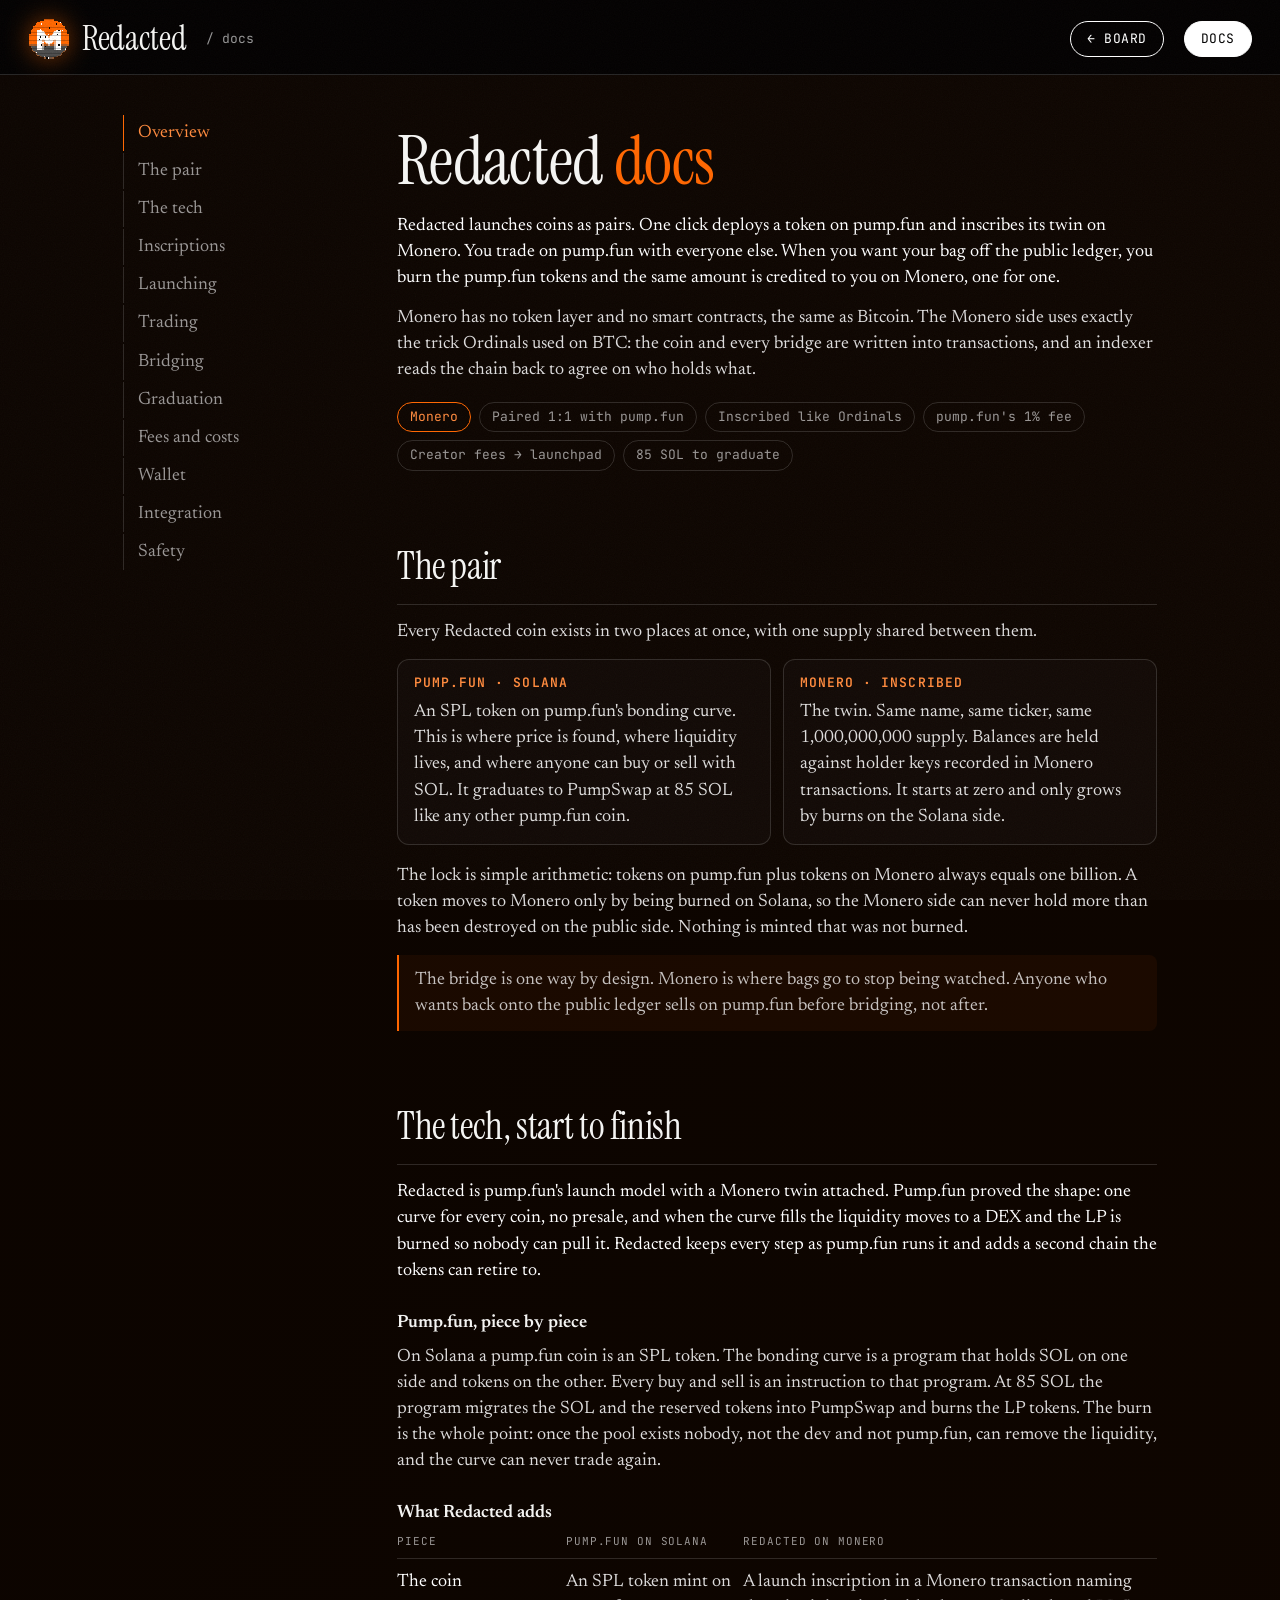
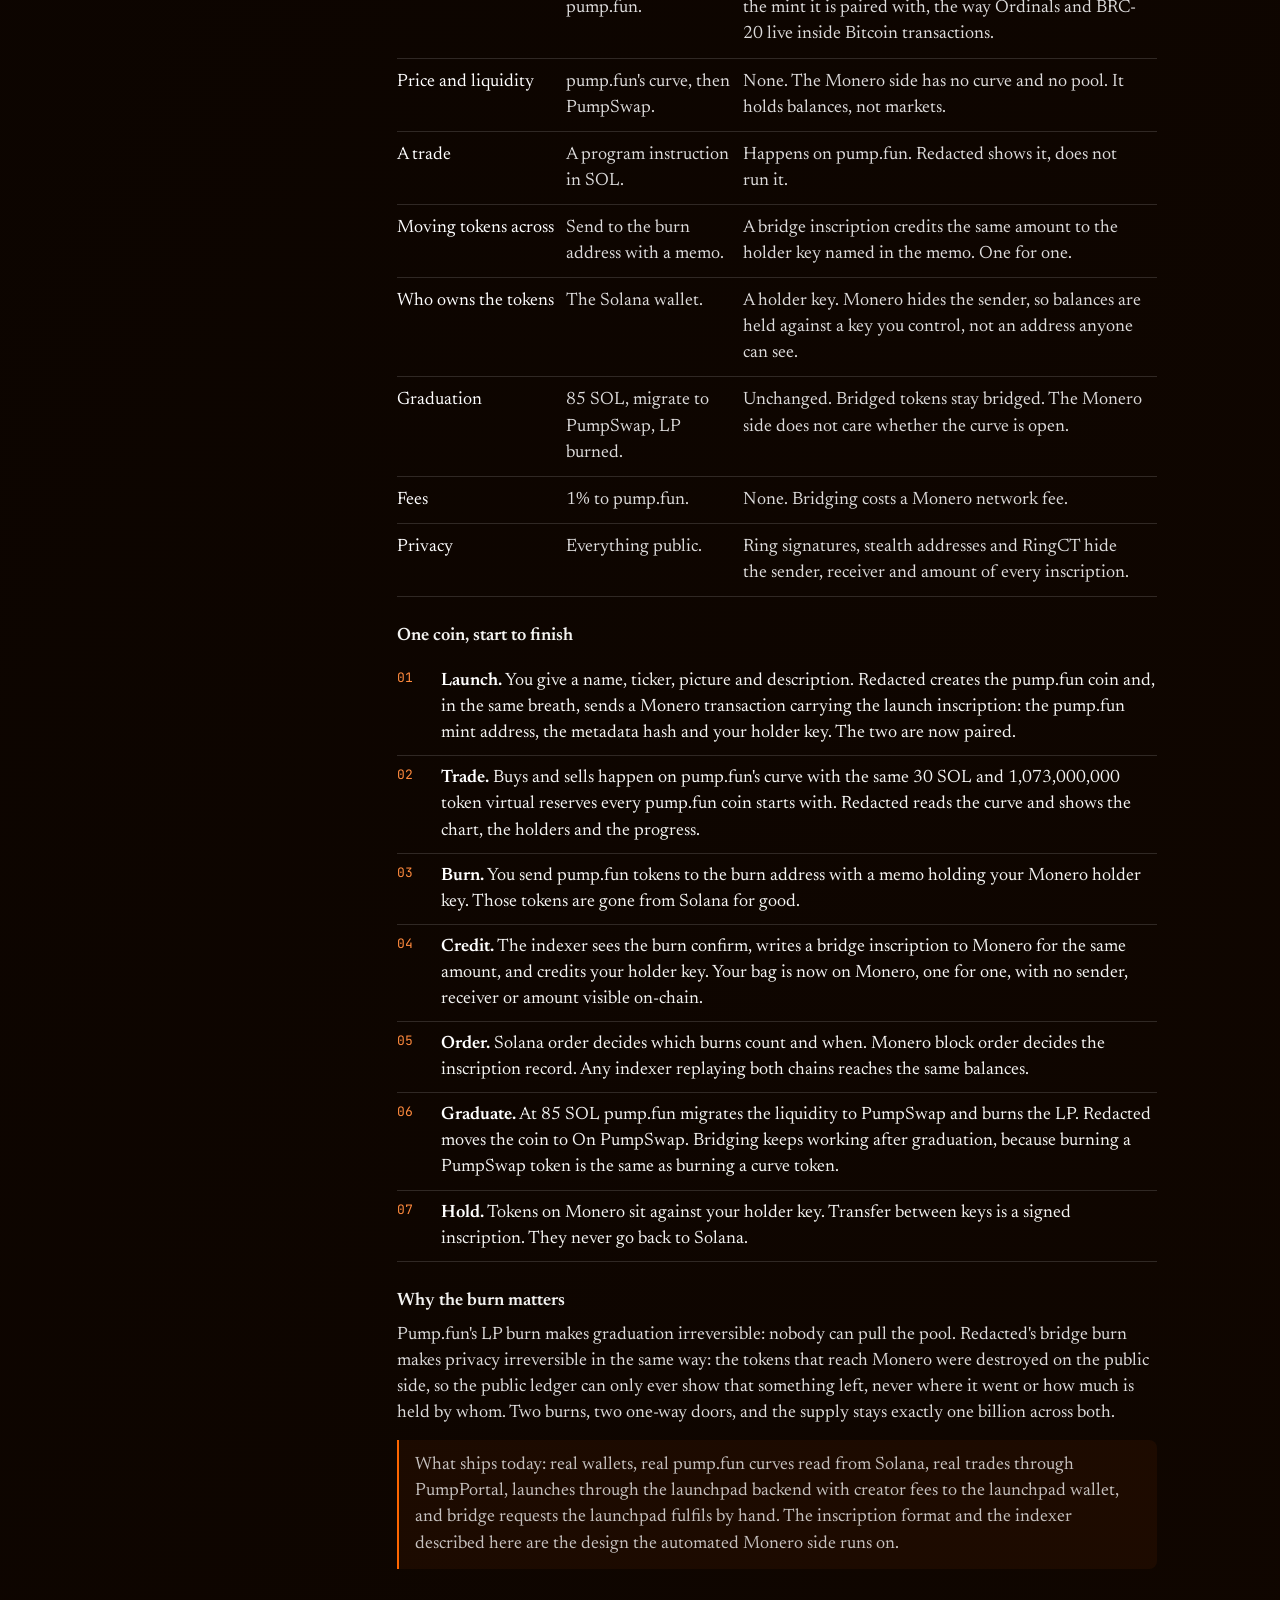
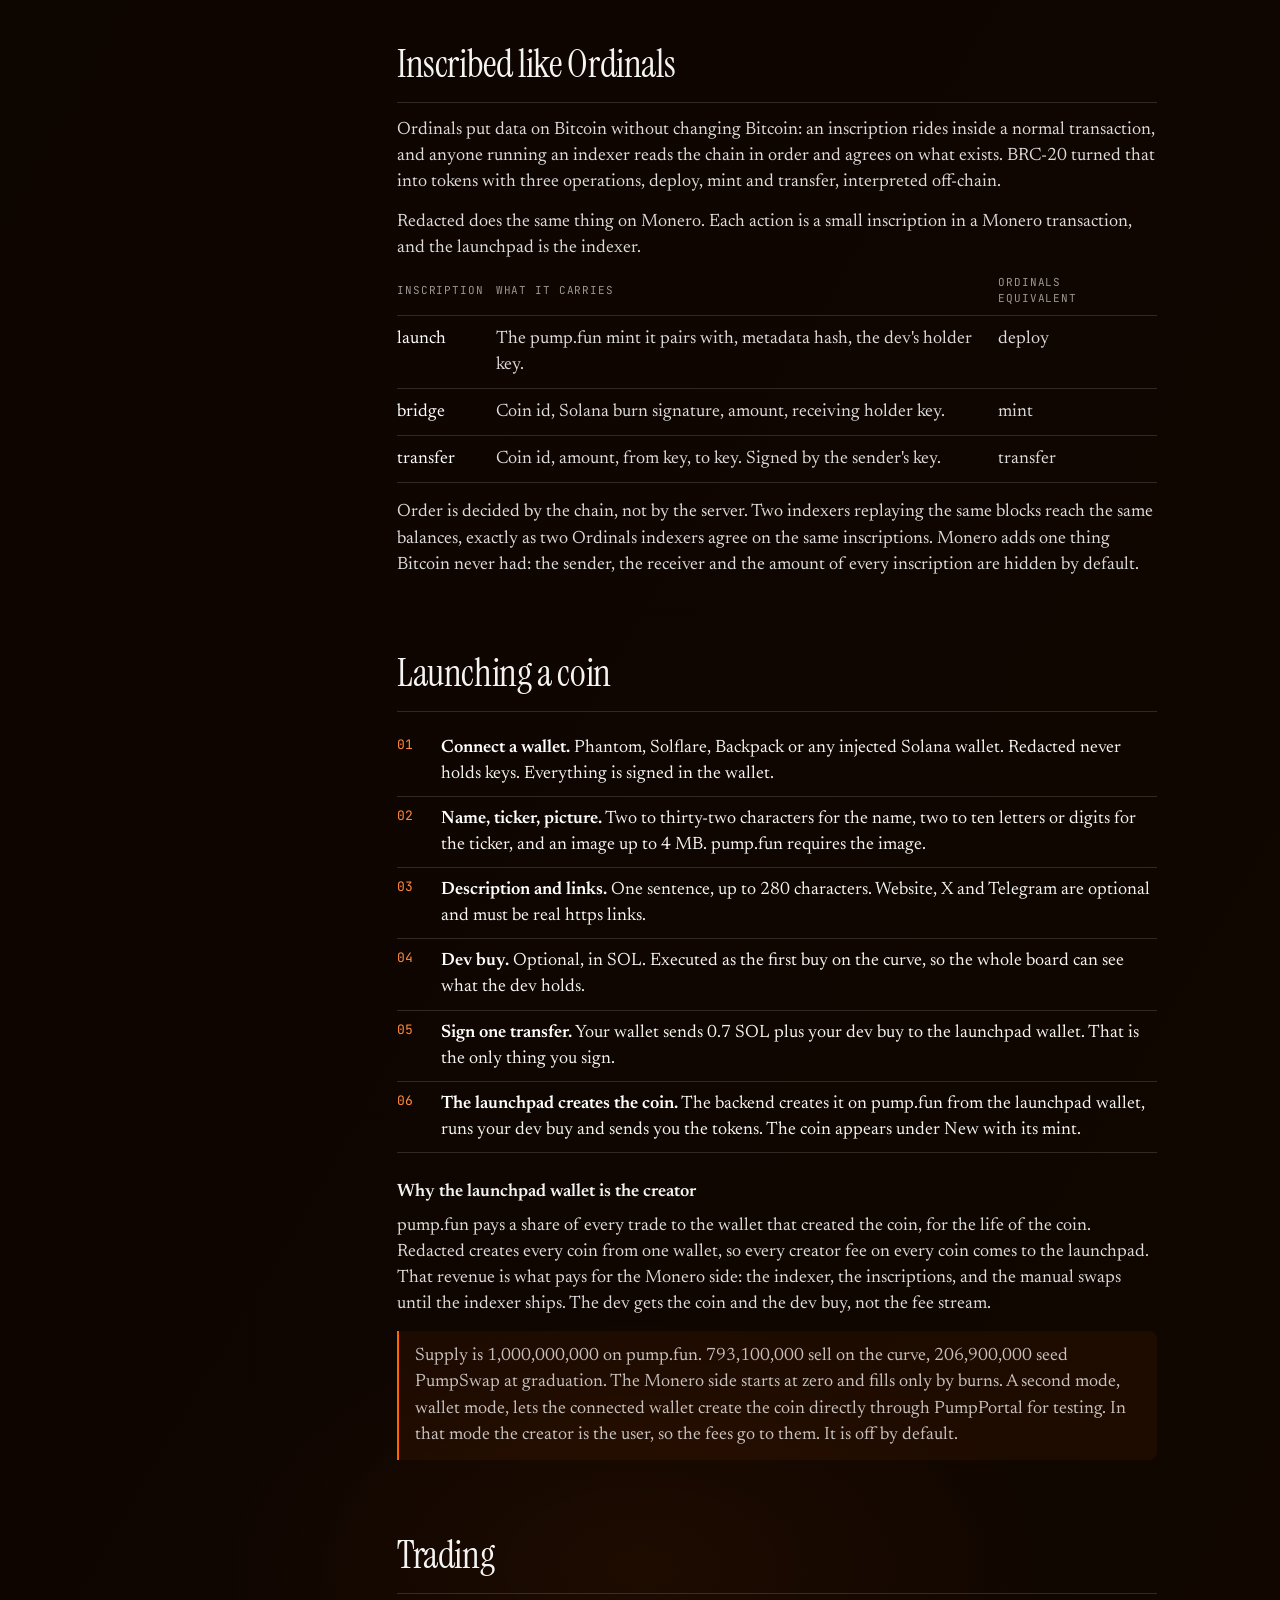
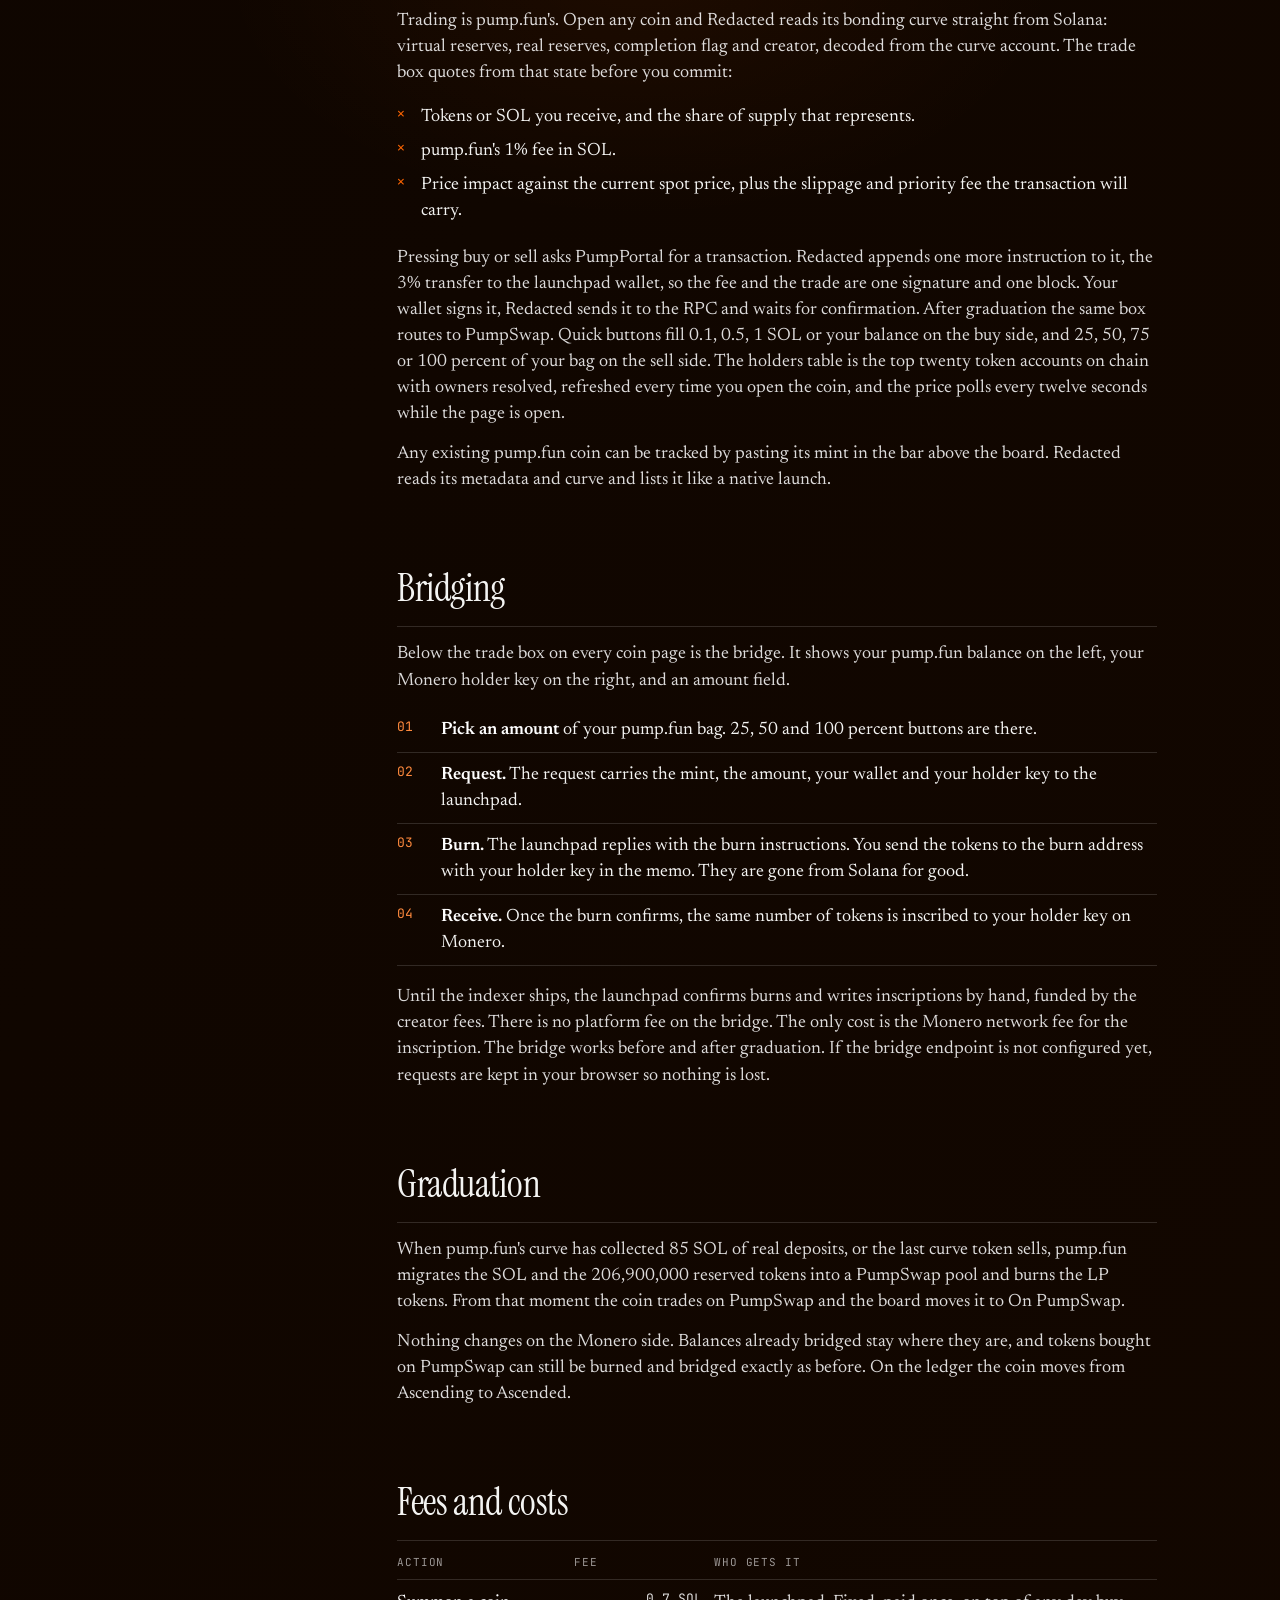
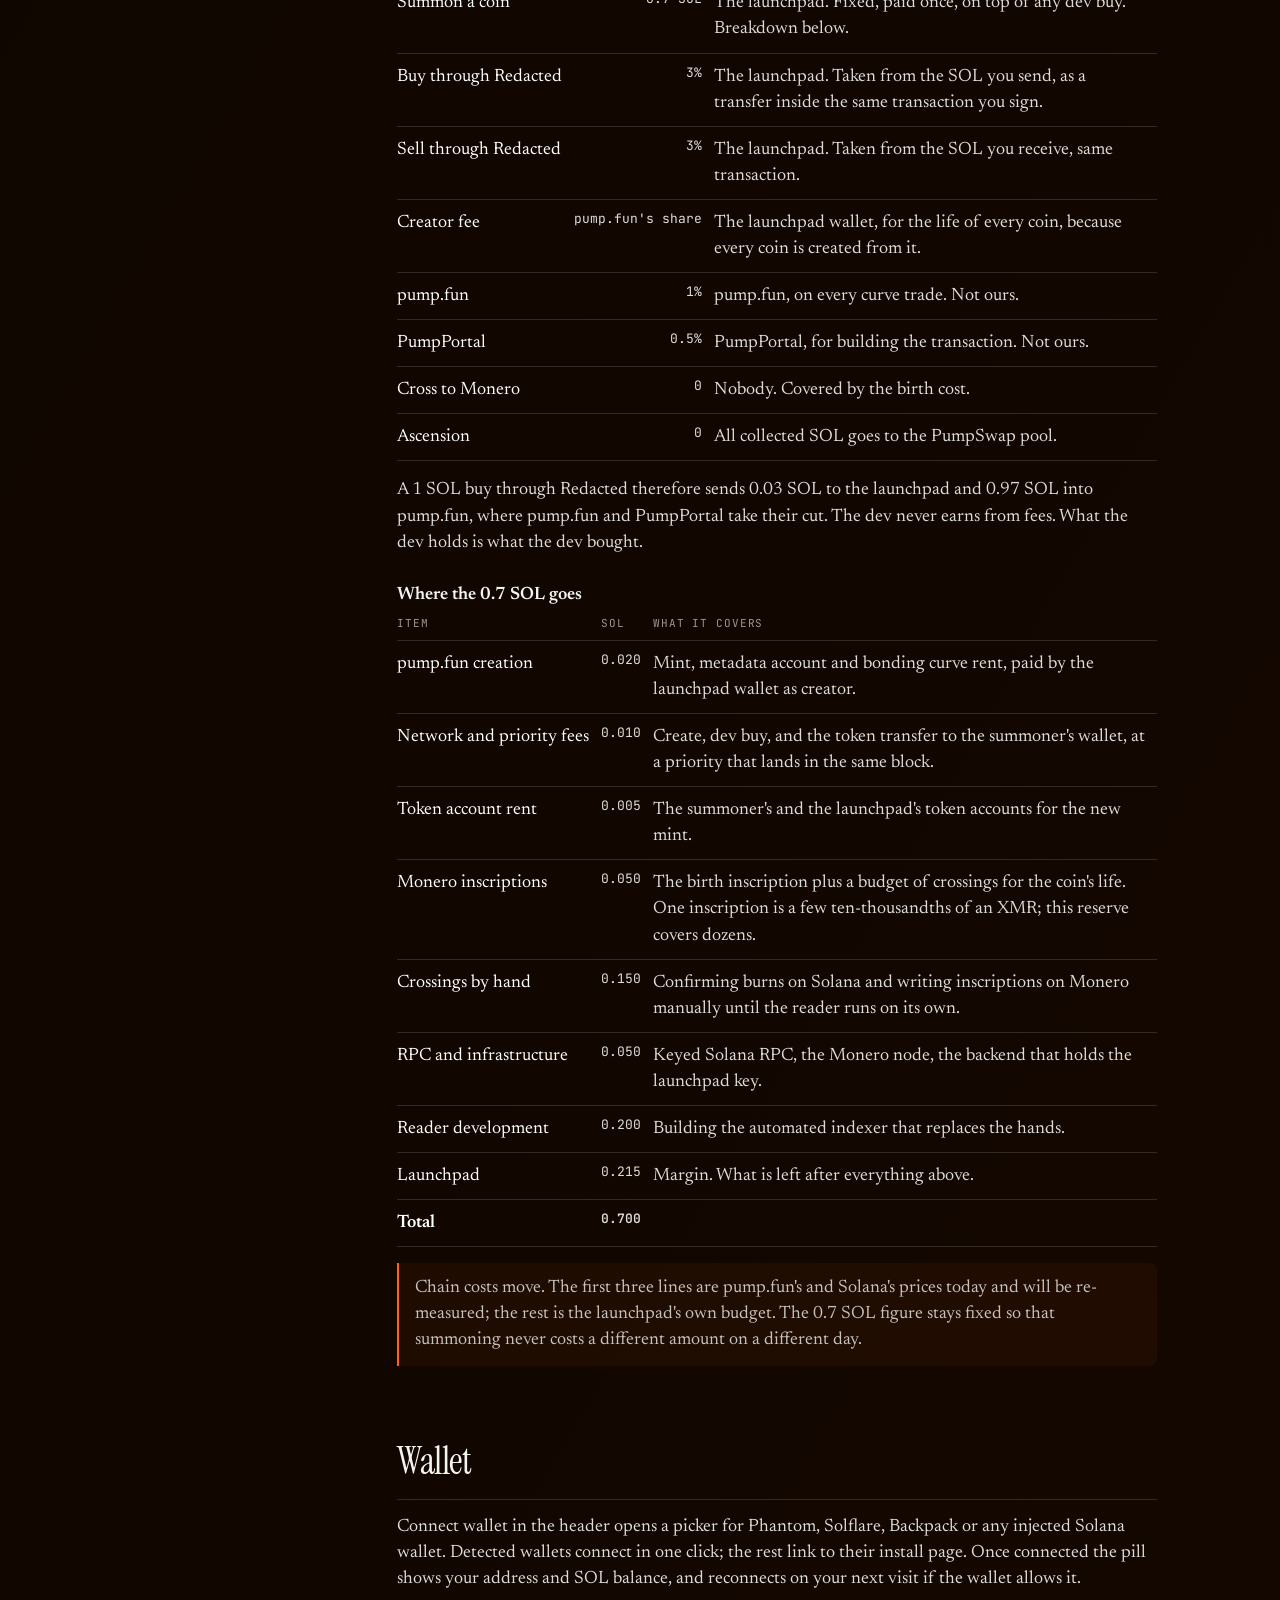
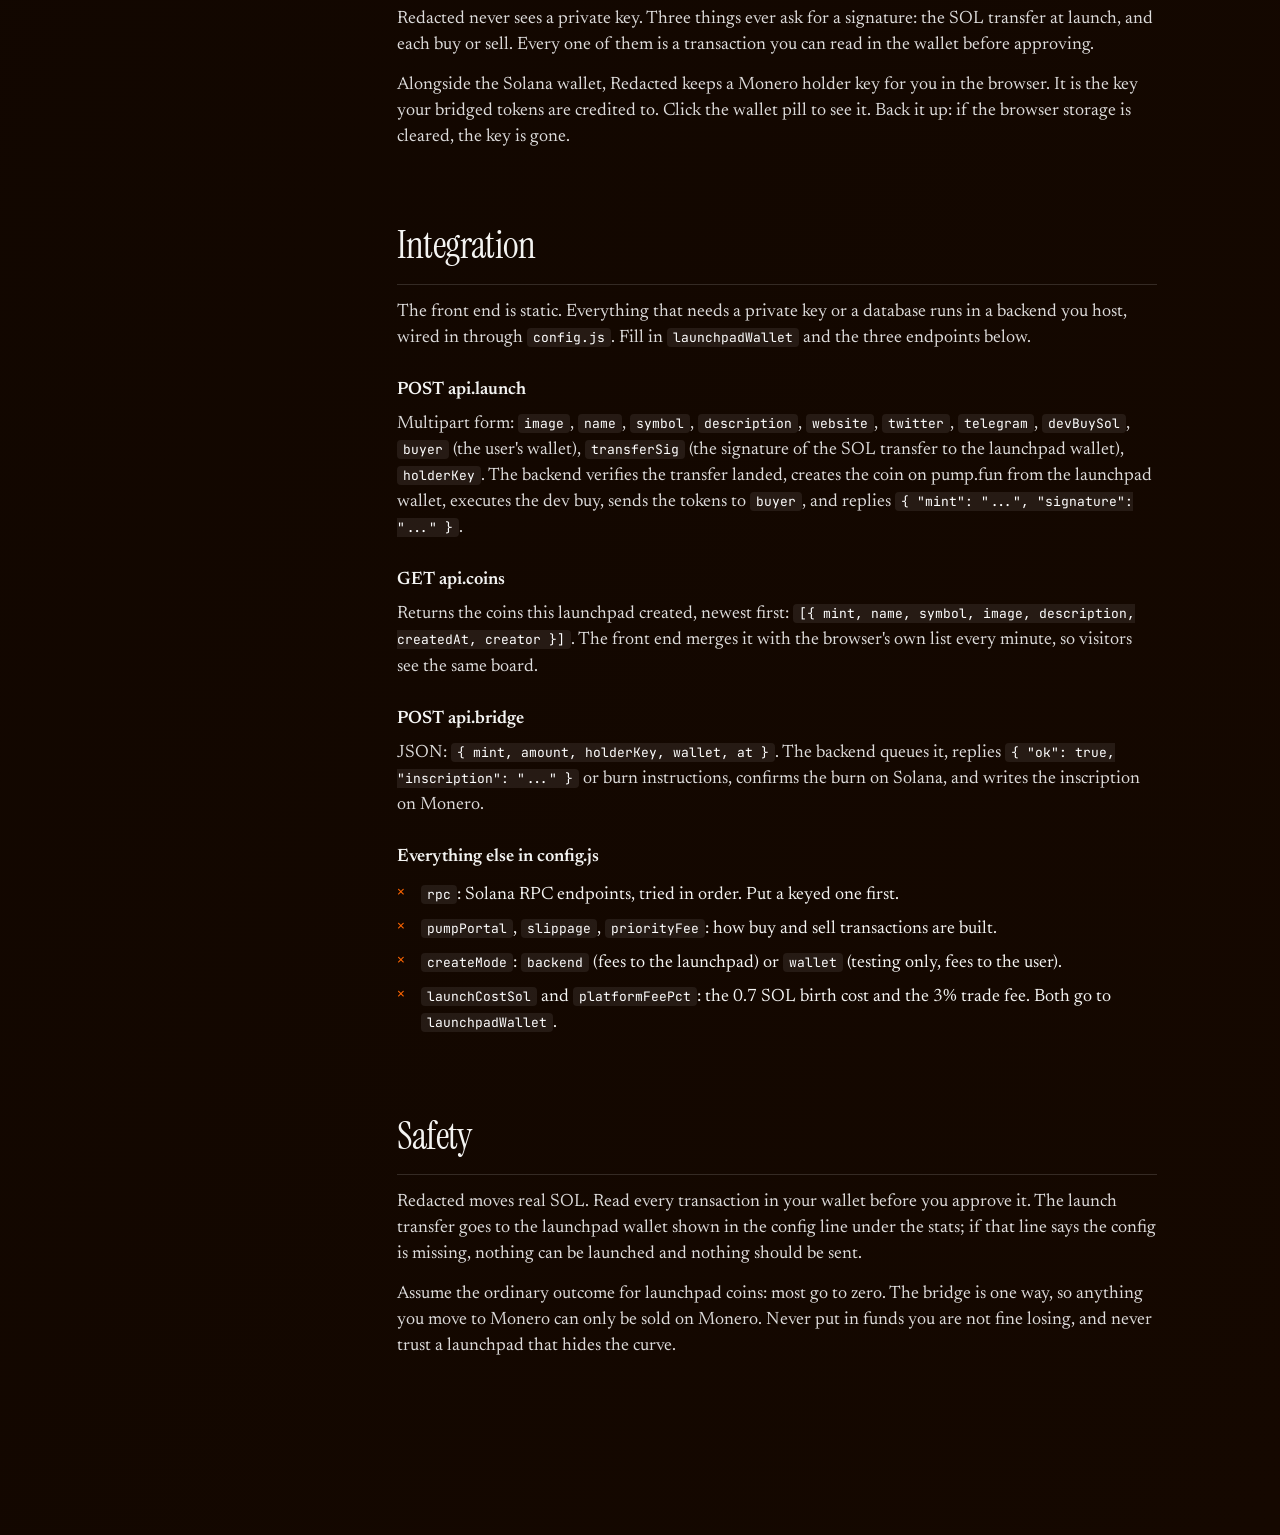
<file: docs.html>
<!doctype html>
<html lang="en">
<head>
  <meta charset="utf-8" />
  <meta name="viewport" content="width=device-width, initial-scale=1" />
  <title>Redacted Docs</title>
  <meta name="description" content="Redacted documentation: how a coin launches as a pair, trades on pump.fun, and is burned there to arrive on Monero one for one, inscribed like Ordinals on Bitcoin." />
  <meta property="og:title" content="Redacted Docs" />
  <meta property="og:description" content="Launch on Monero, trade on pump.fun, bridge one for one. How the pair works, start to finish." />
  <meta property="og:type" content="website" />
  <meta property="og:image" content="og.png" />
  <meta name="twitter:card" content="summary_large_image" />
  <meta name="twitter:image" content="og.png" />
  <meta name="theme-color" content="#ff6600" />
  <link rel="icon" href="mark.svg" type="image/svg+xml" />
  <link rel="preconnect" href="https://fonts.googleapis.com" />
  <link rel="preconnect" href="https://fonts.gstatic.com" crossorigin />
  <link href="https://fonts.googleapis.com/css2?family=Instrument+Serif:ital@0;1&family=Newsreader:ital,opsz,wght@0,6..72,300..700;1,6..72,300..700&family=JetBrains+Mono:wght@400;600&display=swap" rel="stylesheet" />
  <link rel="stylesheet" href="styles.css" />
</head>
<body class="docs-page">
  <div class="grain" aria-hidden="true"></div>

  <header class="top">
    <a class="brand" href="index.html" aria-label="Redacted home">
      <img src="mark.svg" alt="" class="brand-logo" />
      <span class="brand-name">Redacted</span>
    </a>
    <span class="docs-crumb">/ docs</span>
    <a class="docs-btn" href="index.html" style="margin-left:auto">← Board</a>
    <a class="docs-btn active" href="docs.html">Docs</a>
  </header>

  <div class="docs">
    <nav class="docs-nav" aria-label="Docs sections">
      <a href="#overview">Overview</a>
      <a href="#pair">The pair</a>
      <a href="#tech">The tech</a>
      <a href="#inscriptions">Inscriptions</a>
      <a href="#launch">Launching</a>
      <a href="#trading">Trading</a>
      <a href="#bridge">Bridging</a>
      <a href="#graduation">Graduation</a>
      <a href="#fees">Fees and costs</a>
      <a href="#wallet">Wallet</a>
      <a href="#integration">Integration</a>
      <a href="#safety">Safety</a>
    </nav>

    <article class="docs-body">
      <section id="overview">
        <h1>Redacted <em>docs</em></h1>
        <p class="docs-lede">Redacted launches coins as pairs. One click deploys a token on pump.fun and inscribes its twin on Monero. You trade on pump.fun with everyone else. When you want your bag off the public ledger, you burn the pump.fun tokens and the same amount is credited to you on Monero, one for one.</p>
        <p>Monero has no token layer and no smart contracts, the same as Bitcoin. The Monero side uses exactly the trick Ordinals used on BTC: the coin and every bridge are written into transactions, and an indexer reads the chain back to agree on who holds what.</p>
        <ul class="docs-pills"><li class="on">Monero</li><li>Paired 1:1 with pump.fun</li><li>Inscribed like Ordinals</li><li>pump.fun's 1% fee</li><li>Creator fees → launchpad</li><li>85 SOL to graduate</li></ul>
      </section>

      <section id="pair">
        <h2>The pair</h2>
        <p>Every Redacted coin exists in two places at once, with one supply shared between them.</p>
        <div class="docs-grid">
          <div><h4>pump.fun · Solana</h4><p>An SPL token on pump.fun's bonding curve. This is where price is found, where liquidity lives, and where anyone can buy or sell with SOL. It graduates to PumpSwap at 85 SOL like any other pump.fun coin.</p></div>
          <div><h4>Monero · inscribed</h4><p>The twin. Same name, same ticker, same 1,000,000,000 supply. Balances are held against holder keys recorded in Monero transactions. It starts at zero and only grows by burns on the Solana side.</p></div>
        </div>
        <p>The lock is simple arithmetic: tokens on pump.fun plus tokens on Monero always equals one billion. A token moves to Monero only by being burned on Solana, so the Monero side can never hold more than has been destroyed on the public side. Nothing is minted that was not burned.</p>
        <p class="docs-note">The bridge is one way by design. Monero is where bags go to stop being watched. Anyone who wants back onto the public ledger sells on pump.fun before bridging, not after.</p>
      </section>

      <section id="tech">
        <h2>The tech, start to finish</h2>
        <p class="docs-lede">Redacted is pump.fun's launch model with a Monero twin attached. Pump.fun proved the shape: one curve for every coin, no presale, and when the curve fills the liquidity moves to a DEX and the LP is burned so nobody can pull it. Redacted keeps every step as pump.fun runs it and adds a second chain the tokens can retire to.</p>

        <h3>Pump.fun, piece by piece</h3>
        <p>On Solana a pump.fun coin is an SPL token. The bonding curve is a program that holds SOL on one side and tokens on the other. Every buy and sell is an instruction to that program. At 85 SOL the program migrates the SOL and the reserved tokens into PumpSwap and burns the LP tokens. The burn is the whole point: once the pool exists nobody, not the dev and not pump.fun, can remove the liquidity, and the curve can never trade again.</p>

        <h3>What Redacted adds</h3>
        <table class="docs-table">
          <thead><tr><th>Piece</th><th>pump.fun on Solana</th><th>Redacted on Monero</th></tr></thead>
          <tbody>
            <tr><td>The coin</td><td>An SPL token mint on pump.fun.</td><td>A launch inscription in a Monero transaction naming the mint it is paired with, the way Ordinals and BRC-20 live inside Bitcoin transactions.</td></tr>
            <tr><td>Price and liquidity</td><td>pump.fun's curve, then PumpSwap.</td><td>None. The Monero side has no curve and no pool. It holds balances, not markets.</td></tr>
            <tr><td>A trade</td><td>A program instruction in SOL.</td><td>Happens on pump.fun. Redacted shows it, does not run it.</td></tr>
            <tr><td>Moving tokens across</td><td>Send to the burn address with a memo.</td><td>A bridge inscription credits the same amount to the holder key named in the memo. One for one.</td></tr>
            <tr><td>Who owns the tokens</td><td>The Solana wallet.</td><td>A holder key. Monero hides the sender, so balances are held against a key you control, not an address anyone can see.</td></tr>
            <tr><td>Graduation</td><td>85 SOL, migrate to PumpSwap, LP burned.</td><td>Unchanged. Bridged tokens stay bridged. The Monero side does not care whether the curve is open.</td></tr>
            <tr><td>Fees</td><td>1% to pump.fun.</td><td>None. Bridging costs a Monero network fee.</td></tr>
            <tr><td>Privacy</td><td>Everything public.</td><td>Ring signatures, stealth addresses and RingCT hide the sender, receiver and amount of every inscription.</td></tr>
          </tbody>
        </table>

        <h3>One coin, start to finish</h3>
        <ol class="docs-steps">
          <li><b>Launch.</b> You give a name, ticker, picture and description. Redacted creates the pump.fun coin and, in the same breath, sends a Monero transaction carrying the launch inscription: the pump.fun mint address, the metadata hash and your holder key. The two are now paired.</li>
          <li><b>Trade.</b> Buys and sells happen on pump.fun's curve with the same 30 SOL and 1,073,000,000 token virtual reserves every pump.fun coin starts with. Redacted reads the curve and shows the chart, the holders and the progress.</li>
          <li><b>Burn.</b> You send pump.fun tokens to the burn address with a memo holding your Monero holder key. Those tokens are gone from Solana for good.</li>
          <li><b>Credit.</b> The indexer sees the burn confirm, writes a bridge inscription to Monero for the same amount, and credits your holder key. Your bag is now on Monero, one for one, with no sender, receiver or amount visible on-chain.</li>
          <li><b>Order.</b> Solana order decides which burns count and when. Monero block order decides the inscription record. Any indexer replaying both chains reaches the same balances.</li>
          <li><b>Graduate.</b> At 85 SOL pump.fun migrates the liquidity to PumpSwap and burns the LP. Redacted moves the coin to On PumpSwap. Bridging keeps working after graduation, because burning a PumpSwap token is the same as burning a curve token.</li>
          <li><b>Hold.</b> Tokens on Monero sit against your holder key. Transfer between keys is a signed inscription. They never go back to Solana.</li>
        </ol>

        <h3>Why the burn matters</h3>
        <p>Pump.fun's LP burn makes graduation irreversible: nobody can pull the pool. Redacted's bridge burn makes privacy irreversible in the same way: the tokens that reach Monero were destroyed on the public side, so the public ledger can only ever show that something left, never where it went or how much is held by whom. Two burns, two one-way doors, and the supply stays exactly one billion across both.</p>

        <p class="docs-note">What ships today: real wallets, real pump.fun curves read from Solana, real trades through PumpPortal, launches through the launchpad backend with creator fees to the launchpad wallet, and bridge requests the launchpad fulfils by hand. The inscription format and the indexer described here are the design the automated Monero side runs on.</p>
      </section>

      <section id="inscriptions">
        <h2>Inscribed like Ordinals</h2>
        <p>Ordinals put data on Bitcoin without changing Bitcoin: an inscription rides inside a normal transaction, and anyone running an indexer reads the chain in order and agrees on what exists. BRC-20 turned that into tokens with three operations, deploy, mint and transfer, interpreted off-chain.</p>
        <p>Redacted does the same thing on Monero. Each action is a small inscription in a Monero transaction, and the launchpad is the indexer.</p>
        <table class="docs-table">
          <thead><tr><th>Inscription</th><th>What it carries</th><th>Ordinals equivalent</th></tr></thead>
          <tbody>
            <tr><td>launch</td><td>The pump.fun mint it pairs with, metadata hash, the dev's holder key.</td><td>deploy</td></tr>
            <tr><td>bridge</td><td>Coin id, Solana burn signature, amount, receiving holder key.</td><td>mint</td></tr>
            <tr><td>transfer</td><td>Coin id, amount, from key, to key. Signed by the sender's key.</td><td>transfer</td></tr>
          </tbody>
        </table>
        <p>Order is decided by the chain, not by the server. Two indexers replaying the same blocks reach the same balances, exactly as two Ordinals indexers agree on the same inscriptions. Monero adds one thing Bitcoin never had: the sender, the receiver and the amount of every inscription are hidden by default.</p>
      </section>

      <section id="launch">
        <h2>Launching a coin</h2>
        <ol class="docs-steps">
          <li><b>Connect a wallet.</b> Phantom, Solflare, Backpack or any injected Solana wallet. Redacted never holds keys. Everything is signed in the wallet.</li>
          <li><b>Name, ticker, picture.</b> Two to thirty-two characters for the name, two to ten letters or digits for the ticker, and an image up to 4 MB. pump.fun requires the image.</li>
          <li><b>Description and links.</b> One sentence, up to 280 characters. Website, X and Telegram are optional and must be real https links.</li>
          <li><b>Dev buy.</b> Optional, in SOL. Executed as the first buy on the curve, so the whole board can see what the dev holds.</li>
          <li><b>Sign one transfer.</b> Your wallet sends 0.7 SOL plus your dev buy to the launchpad wallet. That is the only thing you sign.</li>
          <li><b>The launchpad creates the coin.</b> The backend creates it on pump.fun from the launchpad wallet, runs your dev buy and sends you the tokens. The coin appears under New with its mint.</li>
        </ol>
        <h3>Why the launchpad wallet is the creator</h3>
        <p>pump.fun pays a share of every trade to the wallet that created the coin, for the life of the coin. Redacted creates every coin from one wallet, so every creator fee on every coin comes to the launchpad. That revenue is what pays for the Monero side: the indexer, the inscriptions, and the manual swaps until the indexer ships. The dev gets the coin and the dev buy, not the fee stream.</p>
        <p class="docs-note">Supply is 1,000,000,000 on pump.fun. 793,100,000 sell on the curve, 206,900,000 seed PumpSwap at graduation. The Monero side starts at zero and fills only by burns. A second mode, wallet mode, lets the connected wallet create the coin directly through PumpPortal for testing. In that mode the creator is the user, so the fees go to them. It is off by default.</p>
      </section>

      <section id="trading">
        <h2>Trading</h2>
        <p>Trading is pump.fun's. Open any coin and Redacted reads its bonding curve straight from Solana: virtual reserves, real reserves, completion flag and creator, decoded from the curve account. The trade box quotes from that state before you commit:</p>
        <ul class="docs-list">
          <li>Tokens or SOL you receive, and the share of supply that represents.</li>
          <li>pump.fun's 1% fee in SOL.</li>
          <li>Price impact against the current spot price, plus the slippage and priority fee the transaction will carry.</li>
        </ul>
        <p>Pressing buy or sell asks PumpPortal for a transaction. Redacted appends one more instruction to it, the 3% transfer to the launchpad wallet, so the fee and the trade are one signature and one block. Your wallet signs it, Redacted sends it to the RPC and waits for confirmation. After graduation the same box routes to PumpSwap. Quick buttons fill 0.1, 0.5, 1 SOL or your balance on the buy side, and 25, 50, 75 or 100 percent of your bag on the sell side. The holders table is the top twenty token accounts on chain with owners resolved, refreshed every time you open the coin, and the price polls every twelve seconds while the page is open.</p>
        <p>Any existing pump.fun coin can be tracked by pasting its mint in the bar above the board. Redacted reads its metadata and curve and lists it like a native launch.</p>
      </section>

      <section id="bridge">
        <h2>Bridging</h2>
        <p>Below the trade box on every coin page is the bridge. It shows your pump.fun balance on the left, your Monero holder key on the right, and an amount field.</p>
        <ol class="docs-steps">
          <li><b>Pick an amount</b> of your pump.fun bag. 25, 50 and 100 percent buttons are there.</li>
          <li><b>Request.</b> The request carries the mint, the amount, your wallet and your holder key to the launchpad.</li>
          <li><b>Burn.</b> The launchpad replies with the burn instructions. You send the tokens to the burn address with your holder key in the memo. They are gone from Solana for good.</li>
          <li><b>Receive.</b> Once the burn confirms, the same number of tokens is inscribed to your holder key on Monero.</li>
        </ol>
        <p>Until the indexer ships, the launchpad confirms burns and writes inscriptions by hand, funded by the creator fees. There is no platform fee on the bridge. The only cost is the Monero network fee for the inscription. The bridge works before and after graduation. If the bridge endpoint is not configured yet, requests are kept in your browser so nothing is lost.</p>
      </section>

      <section id="graduation">
        <h2>Graduation</h2>
        <p>When pump.fun's curve has collected 85 SOL of real deposits, or the last curve token sells, pump.fun migrates the SOL and the 206,900,000 reserved tokens into a PumpSwap pool and burns the LP tokens. From that moment the coin trades on PumpSwap and the board moves it to On PumpSwap.</p>
        <p>Nothing changes on the Monero side. Balances already bridged stay where they are, and tokens bought on PumpSwap can still be burned and bridged exactly as before. On the ledger the coin moves from Ascending to Ascended.</p>
      </section>

      <section id="fees">
        <h2>Fees and costs</h2>
        <table class="docs-table">
          <thead><tr><th>Action</th><th>Fee</th><th>Who gets it</th></tr></thead>
          <tbody>
            <tr><td>Summon a coin</td><td class="num">0.7 SOL</td><td>The launchpad. Fixed, paid once, on top of any dev buy. Breakdown below.</td></tr>
            <tr><td>Buy through Redacted</td><td class="num">3%</td><td>The launchpad. Taken from the SOL you send, as a transfer inside the same transaction you sign.</td></tr>
            <tr><td>Sell through Redacted</td><td class="num">3%</td><td>The launchpad. Taken from the SOL you receive, same transaction.</td></tr>
            <tr><td>Creator fee</td><td class="num">pump.fun's share</td><td>The launchpad wallet, for the life of every coin, because every coin is created from it.</td></tr>
            <tr><td>pump.fun</td><td class="num">1%</td><td>pump.fun, on every curve trade. Not ours.</td></tr>
            <tr><td>PumpPortal</td><td class="num">0.5%</td><td>PumpPortal, for building the transaction. Not ours.</td></tr>
            <tr><td>Cross to Monero</td><td class="num">0</td><td>Nobody. Covered by the birth cost.</td></tr>
            <tr><td>Ascension</td><td class="num">0</td><td>All collected SOL goes to the PumpSwap pool.</td></tr>
          </tbody>
        </table>
        <p>A 1 SOL buy through Redacted therefore sends 0.03 SOL to the launchpad and 0.97 SOL into pump.fun, where pump.fun and PumpPortal take their cut. The dev never earns from fees. What the dev holds is what the dev bought.</p>

        <h3>Where the 0.7 SOL goes</h3>
        <table class="docs-table">
          <thead><tr><th>Item</th><th>SOL</th><th>What it covers</th></tr></thead>
          <tbody>
            <tr><td>pump.fun creation</td><td class="num">0.020</td><td>Mint, metadata account and bonding curve rent, paid by the launchpad wallet as creator.</td></tr>
            <tr><td>Network and priority fees</td><td class="num">0.010</td><td>Create, dev buy, and the token transfer to the summoner's wallet, at a priority that lands in the same block.</td></tr>
            <tr><td>Token account rent</td><td class="num">0.005</td><td>The summoner's and the launchpad's token accounts for the new mint.</td></tr>
            <tr><td>Monero inscriptions</td><td class="num">0.050</td><td>The birth inscription plus a budget of crossings for the coin's life. One inscription is a few ten-thousandths of an XMR; this reserve covers dozens.</td></tr>
            <tr><td>Crossings by hand</td><td class="num">0.150</td><td>Confirming burns on Solana and writing inscriptions on Monero manually until the reader runs on its own.</td></tr>
            <tr><td>RPC and infrastructure</td><td class="num">0.050</td><td>Keyed Solana RPC, the Monero node, the backend that holds the launchpad key.</td></tr>
            <tr><td>Reader development</td><td class="num">0.200</td><td>Building the automated indexer that replaces the hands.</td></tr>
            <tr><td>Launchpad</td><td class="num">0.215</td><td>Margin. What is left after everything above.</td></tr>
            <tr><td><b>Total</b></td><td class="num"><b>0.700</b></td><td></td></tr>
          </tbody>
        </table>
        <p class="docs-note">Chain costs move. The first three lines are pump.fun's and Solana's prices today and will be re-measured; the rest is the launchpad's own budget. The 0.7 SOL figure stays fixed so that summoning never costs a different amount on a different day.</p>
      </section>

      <section id="wallet">
        <h2>Wallet</h2>
        <p>Connect wallet in the header opens a picker for Phantom, Solflare, Backpack or any injected Solana wallet. Detected wallets connect in one click; the rest link to their install page. Once connected the pill shows your address and SOL balance, and reconnects on your next visit if the wallet allows it.</p>
        <p>Redacted never sees a private key. Three things ever ask for a signature: the SOL transfer at launch, and each buy or sell. Every one of them is a transaction you can read in the wallet before approving.</p>
        <p>Alongside the Solana wallet, Redacted keeps a Monero holder key for you in the browser. It is the key your bridged tokens are credited to. Click the wallet pill to see it. Back it up: if the browser storage is cleared, the key is gone.</p>
      </section>

      <section id="integration">
        <h2>Integration</h2>
        <p>The front end is static. Everything that needs a private key or a database runs in a backend you host, wired in through <code>config.js</code>. Fill in <code>launchpadWallet</code> and the three endpoints below.</p>
        <h3>POST api.launch</h3>
        <p>Multipart form: <code>image</code>, <code>name</code>, <code>symbol</code>, <code>description</code>, <code>website</code>, <code>twitter</code>, <code>telegram</code>, <code>devBuySol</code>, <code>buyer</code> (the user's wallet), <code>transferSig</code> (the signature of the SOL transfer to the launchpad wallet), <code>holderKey</code>. The backend verifies the transfer landed, creates the coin on pump.fun from the launchpad wallet, executes the dev buy, sends the tokens to <code>buyer</code>, and replies <code>{ "mint": "...", "signature": "..." }</code>.</p>
        <h3>GET api.coins</h3>
        <p>Returns the coins this launchpad created, newest first: <code>[{ mint, name, symbol, image, description, createdAt, creator }]</code>. The front end merges it with the browser's own list every minute, so visitors see the same board.</p>
        <h3>POST api.bridge</h3>
        <p>JSON: <code>{ mint, amount, holderKey, wallet, at }</code>. The backend queues it, replies <code>{ "ok": true, "inscription": "..." }</code> or burn instructions, confirms the burn on Solana, and writes the inscription on Monero.</p>
        <h3>Everything else in config.js</h3>
        <ul class="docs-list">
          <li><code>rpc</code>: Solana RPC endpoints, tried in order. Put a keyed one first.</li>
          <li><code>pumpPortal</code>, <code>slippage</code>, <code>priorityFee</code>: how buy and sell transactions are built.</li>
          <li><code>createMode</code>: <code>backend</code> (fees to the launchpad) or <code>wallet</code> (testing only, fees to the user).</li>
          <li><code>launchCostSol</code> and <code>platformFeePct</code>: the 0.7 SOL birth cost and the 3% trade fee. Both go to <code>launchpadWallet</code>.</li>
        </ul>
      </section>


      <section id="safety">
        <h2>Safety</h2>
        <p>Redacted moves real SOL. Read every transaction in your wallet before you approve it. The launch transfer goes to the launchpad wallet shown in the config line under the stats; if that line says the config is missing, nothing can be launched and nothing should be sent.</p>
        <p>Assume the ordinary outcome for launchpad coins: most go to zero. The bridge is one way, so anything you move to Monero can only be sold on Monero. Never put in funds you are not fine losing, and never trust a launchpad that hides the curve.</p>
      </section>
    </article>
  </div>

  <script src="mark.js"></script>
  <script src="glitch.js"></script>
  <script>
    (() => {
      const links = [...document.querySelectorAll(".docs-nav a")];
      const secs = links.map((a) => document.querySelector(a.getAttribute("href")));
      const io = new IntersectionObserver((es) => {
        es.forEach((e) => { if (e.isIntersecting) { const id = "#" + e.target.id; links.forEach((a) => a.classList.toggle("active", a.getAttribute("href") === id)); } });
      }, { rootMargin: "-20% 0px -70% 0px" });
      secs.forEach((s) => s && io.observe(s));
    })();
  </script>
</body>
</html>
</file>
<file: styles.css>
:root {
  --bg: #000000;
  --bg2: #0a0705;
  --ink: #f4f4f2;
  --ink-soft: rgba(255, 255, 255, .58);
  --rule: rgba(255, 255, 255, .14);
  --card: #0a0a0a;
  --card-2: #111111;
  --card-line: rgba(255, 255, 255, .09);
  --txt: #e9e4df;
  --dim: #8f8a85;
  --xmr: #ff6600;
  --xmr-2: #ff8a3d;
  --xmr-soft: rgba(255, 102, 0, .16);
  --grey: #4c4c4c;
  --up: #39d98a;
  --down: #ff4d4d;
  --serif: "Newsreader", Georgia, serif;
  --display: "Instrument Serif", "Newsreader", Georgia, serif;
  --mono: "JetBrains Mono", ui-monospace, Menlo, monospace;
  --pad: clamp(16px, 2.2vw, 32px);
  --text: 18px;   /* every line of prose, inputs, tables, lists */
  --ui: 13px;     /* mono values, buttons, terminal text */
  --label: 11px;  /* mono labels, badges, hints */
}

* { box-sizing: border-box; }
html, body { margin: 0; height: 100%; max-width: 100%; }

body {
  font-family: var(--serif);
  color: var(--ink);
  background:
    radial-gradient(1100px 620px at 88% -12%, rgba(255,102,0,.42), rgba(255,102,0,.10) 45%, transparent 68%),
    radial-gradient(820px 480px at 6% 112%, rgba(255,102,0,.26), transparent 62%),
    radial-gradient(600px 360px at 50% 50%, rgba(255,102,0,.06), transparent 70%),
    linear-gradient(120deg, #0b0400, #1a0a00, #0b0400);
  background-size: 100% 100%, 100% 100%, 100% 100%, 300% 300%;
  animation: drift 24s ease-in-out infinite;
  display: flex;
  flex-direction: column;
  overflow: hidden;
  font-size: var(--text);
  line-height: 1.45;
}
@keyframes drift { 0%,100% { background-position: 0% 50%; } 50% { background-position: 100% 50%; } }

.grain {
  position: fixed; inset: 0; pointer-events: none; z-index: 50; opacity: .035; background-size: 160px 160px;
  background-image: url("data:image/svg+xml,%3Csvg xmlns='http://www.w3.org/2000/svg' width='160' height='160'%3E%3Cfilter id='n'%3E%3CfeTurbulence type='fractalNoise' baseFrequency='.85' numOctaves='3' stitchTiles='stitch'/%3E%3C/filter%3E%3Crect width='100%25' height='100%25' filter='url(%23n)'/%3E%3C/svg%3E");
  animation: grain 1.2s steps(6) infinite;
  mix-blend-mode: screen;
}
@keyframes grain { 0%{background-position:0 0} 25%{background-position:-23px 17px} 50%{background-position:15px -29px} 75%{background-position:-9px 31px} 100%{background-position:0 0} }

a { color: inherit; }
h2 { font-family: var(--serif); font-weight: 500; font-size: 22px; margin: 0; letter-spacing: -.01em; }
b { font-weight: 600; }

/* ---------- header ---------- */
.top { display: flex; align-items: center; gap: 20px; padding: 18px var(--pad) 10px; min-width: 0; }
.brand { display: flex; align-items: center; gap: 12px; text-decoration: none; min-width: 0; flex-shrink: 1; }
.brand-logo {
  width: 42px; height: 42px; object-fit: contain; flex: none;
  filter: drop-shadow(0 0 12px rgba(255,102,0,.45));
}
.brand-noise { image-rendering: pixelated; image-rendering: crisp-edges; border-radius: 50%; }
.brand-name { font-family: var(--display); font-size: 34px; line-height: 1; letter-spacing: -.01em; }

.pulse {
  margin-left: auto; display: flex; align-items: center; gap: 10px;
  font-family: var(--mono); font-size: var(--ui); text-transform: uppercase; letter-spacing: .06em;
  border: 1px solid var(--xmr); border-radius: 999px; padding: 6px 14px; color: #fff;
}
.pulse .slot { font-variant-numeric: tabular-nums; color: var(--xmr-2); }
.dot { width: 8px; height: 8px; border-radius: 50%; background: var(--xmr); position: relative; box-shadow: 0 0 10px var(--xmr); }
.dot::after { content: ""; position: absolute; inset: 0; border-radius: 50%; border: 1px solid var(--xmr); animation: ping 1.8s ease-out infinite; }
@keyframes ping { from { transform: scale(.4); opacity: 1; } to { transform: scale(2.2); opacity: 0; } }

.socials { display: flex; gap: 16px; align-items: center; }
.socials a { display: grid; place-items: center; transition: transform .2s, color .2s; }
.socials a:hover { transform: translateY(-2px) rotate(-6deg); color: var(--xmr); }

.docs-btn {
  font-family: var(--mono); font-size: var(--ui); letter-spacing: .04em; text-transform: uppercase; text-decoration: none;
  color: #fff; border: 1px solid #fff; border-radius: 999px; padding: 8px 16px; transition: background .15s, color .15s;
  white-space: nowrap; flex-shrink: 0;
}
.docs-btn:hover, .docs-btn.active { background: #fff; color: #000; }
.connect {
  font-family: var(--mono); font-size: var(--ui); letter-spacing: .04em; text-transform: uppercase;
  display: inline-flex; align-items: center; gap: 8px; cursor: pointer; white-space: nowrap; flex-shrink: 0;
  color: #fff; border-radius: 999px; padding: 9px 16px; position: relative; overflow: hidden;
  background: linear-gradient(180deg, rgba(255,255,255,.14), rgba(255,255,255,.03) 55%, rgba(0,0,0,.25)), rgba(0,0,0,.55);
  border: 1px solid rgba(255,255,255,.22);
  box-shadow: inset 0 1px 0 rgba(255,255,255,.35), inset 0 -1px 0 rgba(255,255,255,.06), 0 8px 24px -10px rgba(0,0,0,.8);
  backdrop-filter: blur(14px) saturate(160%); -webkit-backdrop-filter: blur(14px) saturate(160%);
  transition: transform .15s, box-shadow .15s, border-color .15s;
}
.connect:hover { transform: translateY(-1px); border-color: rgba(255,255,255,.4); box-shadow: inset 0 1px 0 rgba(255,255,255,.45), 0 10px 30px -10px rgba(255,102,0,.55); }
.connect .cdot { width: 8px; height: 8px; border-radius: 50%; background: var(--xmr); box-shadow: 0 0 8px var(--xmr); }

/* ---------- layout ---------- */
.layout {
  flex: 1; min-height: 0;
  display: grid; grid-template-columns: minmax(300px, 420px) 1fr; gap: clamp(20px, 3vw, 44px);
  padding: 8px var(--pad) 0;
}
.col { min-height: 0; }
.scroll { overflow-y: auto; scrollbar-width: thin; scrollbar-color: var(--rule) transparent; }
.scroll::-webkit-scrollbar { width: 5px; }
.scroll::-webkit-scrollbar-thumb { background: var(--rule); border-radius: 3px; }

.col-left { padding: 6px 18px 40px 0; }
.col-left p { margin: 0 0 16px; }
.col-left p .link { font-size: inherit; }

.lede { font-size: var(--text); }
.dropcap {
  float: left; font-family: var(--display); font-size: 96px; line-height: .78; color: var(--xmr);
  margin: 6px 12px 0 -2px; padding-right: 4px; border-right: 4px solid var(--xmr);
}
.link { text-decoration: underline; text-decoration-thickness: 1px; text-underline-offset: 3px; font-size: var(--text); }
.link:hover { color: var(--xmr-2); }

/* stats */
.stats { display: grid; grid-template-columns: repeat(3, 1fr); gap: 8px; margin: 22px 0 10px; }
.stat {
  border: 1px solid var(--rule); border-radius: 12px; padding: 10px 12px; background: rgba(255,255,255,.03);
  display: flex; flex-direction: column; gap: 2px;
}
.stat b { font-family: var(--display); font-weight: 400; font-size: 30px; line-height: 1; color: #fff; font-variant-numeric: tabular-nums; }
.stat span { font-family: var(--mono); font-size: var(--label); text-transform: uppercase; letter-spacing: .08em; color: var(--ink-soft); }

/* create form */
.create { margin-top: 26px; border-top: 1px solid var(--rule); padding-top: 18px; }
.create-head { display: flex; align-items: baseline; justify-content: space-between; gap: 10px; margin-bottom: 10px; }
.tag-free { font-family: var(--mono); font-size: var(--label); text-transform: uppercase; letter-spacing: .08em; border: 1px solid var(--xmr); color: var(--xmr-2); padding: 3px 7px; border-radius: 3px; }
.row2 { display: grid; grid-template-columns: 1fr 1fr; gap: 10px; }
.field { display: flex; flex-direction: column; gap: 4px; margin-bottom: 10px; min-width: 0; }
.field span { font-family: var(--mono); font-size: var(--label); text-transform: uppercase; letter-spacing: .08em; color: var(--ink-soft); }
.field input, .field textarea {
  width: 100%; background: rgba(255,255,255,.04); border: 1px solid var(--rule); border-radius: 8px; color: #fff;
  font-family: var(--serif); font-size: var(--text); padding: 8px 10px; outline: 0; transition: border-color .15s;
}
.field textarea { resize: vertical; min-height: 64px; line-height: 1.35; }
.field input:focus, .field textarea:focus { border-color: var(--xmr); }
.field input::placeholder, .field textarea::placeholder { color: rgba(255,255,255,.3); }
#c-ticker { font-family: var(--mono); text-transform: uppercase; }
.imgrow { display: flex; align-items: center; gap: 12px; margin-bottom: 10px; }
.file { display: flex; flex-direction: column; gap: 4px; cursor: pointer; min-width: 0; }
.file input { position: absolute; width: 1px; height: 1px; opacity: 0; }
.file-btn {
  display: inline-block; align-self: flex-start; font-family: var(--mono); font-size: var(--label); text-transform: uppercase; letter-spacing: .06em;
  color: #fff; border: 1px solid rgba(255,255,255,.3); border-radius: 999px; padding: 6px 12px; transition: background .15s, color .15s;
}
.file:hover .file-btn { background: #fff; color: #000; }
.file-hint { font-family: var(--mono); font-size: var(--label); color: var(--ink-soft); }
.more { margin: 2px 0 10px; }
.more summary { cursor: pointer; font-family: var(--mono); font-size: var(--label); text-transform: uppercase; letter-spacing: .06em; color: var(--ink-soft); list-style: none; padding: 6px 0; }
.more summary::before { content: "+ "; color: var(--xmr); }
.more[open] summary::before { content: "– "; }
.more summary::-webkit-details-marker { display: none; }
.more .row2 { margin-top: 8px; }
.create-foot { display: flex; align-items: center; gap: 12px; }
.create-err { flex: 1; margin: 0 !important; font-family: var(--mono); font-size: var(--ui); color: var(--xmr-2); min-height: 1em; }
.launch {
  font-family: var(--mono); font-size: var(--ui); letter-spacing: .04em; text-transform: uppercase; font-weight: 600; cursor: pointer;
  color: #000; background: var(--xmr); border: 0; border-radius: 999px; padding: 12px 22px; white-space: nowrap;
  box-shadow: 0 0 0 0 rgba(255,102,0,.5); animation: glow 2.4s ease-in-out infinite; transition: transform .15s, background .15s;
}
.launch:hover { transform: translateY(-1px); background: var(--xmr-2); }
.launch:disabled { opacity: .5; cursor: wait; animation: none; }
@keyframes glow { 50% { box-shadow: 0 0 0 10px rgba(255,102,0,0); } }

.meta { margin: 26px 0 8px; }
.badges { display: flex; flex-wrap: wrap; gap: 6px; margin-top: 10px; }
.badges span { font-family: var(--mono); font-size: var(--label); padding: 3px 8px; border-radius: 4px; background: var(--ink); color: var(--bg); }
.badges .xmr { background: var(--xmr); color: #000; }
.fine { font-size: var(--text); color: var(--ink-soft); margin-top: 16px !important; font-style: italic; }

/* ---------- right ---------- */
.col-right { display: grid; grid-template-rows: minmax(0, 1fr); padding-bottom: 28px; }
.right-top { display: grid; grid-template-columns: minmax(0, 1fr); gap: 24px; min-height: 0; }
.panel { display: flex; flex-direction: column; min-height: 0; }
.panel[hidden] { display: none; }
.panel-head { display: flex; align-items: center; justify-content: space-between; gap: 10px; margin-bottom: 10px; flex-wrap: wrap; }
.back { font-family: var(--mono); font-size: var(--ui); text-transform: uppercase; letter-spacing: .06em; text-decoration: none; color: var(--ink-soft); }
.back:hover { color: var(--xmr-2); }
#coin-title { flex: 1; white-space: nowrap; overflow: hidden; text-overflow: ellipsis; }

.chips { display: flex; gap: 6px; flex-wrap: wrap; }
.chips button, .chips span {
  font-family: var(--mono); font-size: var(--label); padding: 5px 10px; border-radius: 999px; cursor: pointer;
  background: transparent; color: var(--ink-soft); border: 1px solid var(--rule); transition: all .15s;
}
.chips button:hover, .chips button.active { background: var(--xmr); color: #000; border-color: var(--xmr); }
.chips span { cursor: default; }
.chips span.live { color: var(--up); border-color: rgba(57,217,138,.4); }
.chips span.grad { color: var(--xmr-2); border-color: rgba(255,102,0,.5); }

.term {
  flex: 1; min-height: 0; display: flex; flex-direction: column; position: relative;
  background: #000; color: var(--txt); border-radius: 14px; overflow: hidden;
  box-shadow: 0 30px 60px -30px rgba(0,0,0,.55), inset 0 0 0 1px rgba(255,255,255,.14);
}
.term-bar { display: flex; align-items: center; gap: 7px; padding: 10px 14px; border-bottom: 1px solid var(--card-line); background: #000; }
.term-bar i { width: 10px; height: 10px; border-radius: 50%; background: rgba(255,255,255,.28); }
.term-bar i:nth-child(1) { background: var(--xmr); }
.term-bar span { margin-left: 8px; font-family: var(--mono); font-size: var(--label); color: rgba(255,255,255,.6); }
.search {
  margin-left: auto; background: rgba(255,255,255,.05); border: 1px solid var(--rule); border-radius: 999px; color: #fff; outline: 0;
  font-family: var(--mono); font-size: var(--label); padding: 5px 12px; width: min(240px, 45%); transition: border-color .15s;
}
.search:focus { border-color: var(--xmr); }
.search::placeholder { color: rgba(255,255,255,.35); }
.term-out { flex: 1; padding: 16px 18px; font-family: var(--mono); font-size: var(--ui); line-height: 1.65; scroll-behavior: smooth; }

/* avatars */
.avatar {
  width: 48px; height: 48px; border-radius: 10px; flex: none; display: grid; place-items: center; overflow: hidden;
  background: linear-gradient(135deg, var(--xmr), #7a2e00); color: #fff; font-family: var(--display); font-size: 24px; line-height: 1;
}
.avatar img { width: 100%; height: 100%; object-fit: cover; display: block; }
.avatar.big { width: 72px; height: 72px; border-radius: 14px; font-size: 34px; }

/* board */
.board-grid { display: grid; grid-template-columns: repeat(auto-fill, minmax(250px, 1fr)); gap: 10px; }
.card {
  display: flex; gap: 12px; text-decoration: none; color: inherit; padding: 12px; border-radius: 12px; min-width: 0;
  background: rgba(255,255,255,.03); border: 1px solid var(--card-line); transition: border-color .15s, transform .15s, background .15s;
  animation: lineIn .5s cubic-bezier(.2,.7,.2,1) both;
}
.card:hover { border-color: var(--xmr); transform: translateY(-2px); background: rgba(255,102,0,.05); }
.card-body { min-width: 0; flex: 1; display: flex; flex-direction: column; gap: 3px; }
.card-name { font-family: var(--serif); font-size: var(--text); font-weight: 600; color: #fff; white-space: nowrap; overflow: hidden; text-overflow: ellipsis; line-height: 1.2; }
.card-name small { font-family: var(--mono); font-weight: 400; font-size: var(--label); color: var(--ink-soft); margin-left: 6px; }
.card-by { font-size: var(--label); color: var(--dim); white-space: nowrap; overflow: hidden; text-overflow: ellipsis; }
.card-by b { color: var(--ink-soft); font-weight: 400; }
.card-desc { font-family: var(--serif); font-size: var(--text); color: rgba(255,255,255,.72); line-height: 1.3; display: -webkit-box; -webkit-line-clamp: 2; -webkit-box-orient: vertical; overflow: hidden; }
.card-foot { display: flex; align-items: center; gap: 8px; margin-top: 2px; font-size: var(--label); }
.card-foot .mc { color: var(--xmr-2); font-weight: 600; }
.card-foot .chg { margin-left: auto; }
.up { color: var(--up); } .down { color: var(--down); }
.prog { height: 4px; border-radius: 2px; background: rgba(255,255,255,.1); overflow: hidden; margin-top: 4px; }
.prog i { display: block; height: 100%; background: var(--xmr); border-radius: 2px; transition: width .8s cubic-bezier(.2,.8,.2,1); }
.prog.grad i { background: #fff; }
.empty { color: var(--dim); padding: 30px 0; text-align: center; }
.empty a { color: var(--xmr-2); }

/* coin page */
.coin-head { display: flex; gap: 14px; align-items: flex-start; margin-bottom: 14px; }
.coin-head .avatar { width: 64px; height: 64px; border-radius: 14px; font-size: 30px; }
.coin-head h3 { font-family: var(--display); font-weight: 400; font-size: 32px; line-height: 1; margin: 0 0 4px; color: #fff; }
.coin-head h3 small { font-family: var(--mono); font-size: var(--ui); color: var(--xmr-2); margin-left: 8px; vertical-align: 6px; }
.coin-desc { font-family: var(--serif); font-size: var(--text); color: rgba(255,255,255,.8); margin: 0 0 6px; line-height: 1.35; }
.coin-by { font-size: var(--label); color: var(--dim); display: flex; gap: 10px; flex-wrap: wrap; }
.coin-by a { color: var(--ink-soft); text-decoration: none; }
.coin-by a:hover { color: var(--xmr-2); }
.kv { display: grid; grid-template-columns: repeat(auto-fit, minmax(120px, 1fr)); gap: 8px; margin: 0 0 14px; }
.kv div { border: 1px solid var(--card-line); border-radius: 10px; padding: 8px 10px; background: rgba(255,255,255,.02); min-width: 0; }
.kv span { display: block; font-size: var(--label); text-transform: uppercase; letter-spacing: .08em; color: var(--dim); }
.kv b { display: block; font-size: var(--ui); color: #fff; font-weight: 600; margin-top: 2px; white-space: nowrap; overflow: hidden; text-overflow: ellipsis; }
.kv b small { font-size: var(--label); color: var(--ink-soft); font-weight: 400; margin-left: 4px; }

.coin-main { display: grid; grid-template-columns: minmax(0, 1.55fr) minmax(250px, 1fr); gap: 14px; margin-bottom: 14px; }
.chart { border: 1px solid var(--card-line); border-radius: 12px; padding: 10px 12px 6px; background: rgba(255,255,255,.02); min-width: 0; }
.chart-head { display: flex; align-items: baseline; gap: 10px; margin-bottom: 4px; }
.chart-head b { font-size: var(--text); color: #fff; }
.chart-head span { font-size: var(--label); color: var(--dim); }
.chart svg { width: 100%; height: 190px; display: block; }
.chart .ln { fill: none; stroke: var(--xmr); stroke-width: 1.8; stroke-linejoin: round; stroke-linecap: round; }
.chart .ar { fill: url(#g); }
.chart .gd { stroke: rgba(255,255,255,.08); stroke-width: 1; }
.chart .lb { font-size: var(--label); fill: var(--dim); font-family: var(--mono); }

.trade { border: 1px solid var(--card-line); border-radius: 12px; padding: 12px; background: rgba(255,255,255,.02); display: flex; flex-direction: column; gap: 10px; }
.ttabs { display: grid; grid-template-columns: 1fr 1fr; gap: 6px; }
.ttabs button {
  font-family: var(--mono); font-size: var(--ui); text-transform: uppercase; letter-spacing: .06em; cursor: pointer; padding: 8px 0; border-radius: 8px;
  background: transparent; color: var(--ink-soft); border: 1px solid var(--rule); transition: all .15s;
}
.ttabs button.active.buy { background: var(--xmr); color: #000; border-color: var(--xmr); }
.ttabs button.active.sell { background: #fff; color: #000; border-color: #fff; }
.tamt { display: flex; align-items: center; gap: 8px; border: 1px solid var(--rule); border-radius: 8px; padding: 6px 10px; background: rgba(255,255,255,.03); }
.tamt input { flex: 1; min-width: 0; background: transparent; border: 0; outline: 0; color: #fff; font-family: var(--mono); font-size: var(--text); }
.tamt span { font-family: var(--mono); font-size: var(--label); color: var(--ink-soft); white-space: nowrap; }
.quick { display: flex; gap: 5px; flex-wrap: wrap; }
.quick button {
  font-family: var(--mono); font-size: var(--label); padding: 4px 9px; border-radius: 999px; cursor: pointer;
  background: transparent; color: var(--ink-soft); border: 1px solid var(--rule); transition: all .15s;
}
.quick button:hover { border-color: var(--xmr); color: #fff; }
.est { font-size: var(--label); color: var(--dim); display: flex; flex-direction: column; gap: 2px; min-height: 48px; }
.est b { color: #fff; font-weight: 600; }
.est .warn { color: var(--xmr-2); }
.place {
  font-family: var(--mono); font-size: var(--ui); text-transform: uppercase; letter-spacing: .06em; font-weight: 600; cursor: pointer;
  padding: 11px 0; border-radius: 8px; border: 0; transition: transform .15s, opacity .15s;
}
.place.buy { background: var(--xmr); color: #000; }
.place.sell { background: #fff; color: #000; }
.place:hover { transform: translateY(-1px); }
.place:disabled { opacity: .4; cursor: not-allowed; transform: none; }
.grad-note { border: 1px solid rgba(255,102,0,.5); border-radius: 10px; padding: 10px 12px; font-size: var(--ui); color: var(--txt); background: var(--xmr-soft); }
.grad-note b { color: var(--xmr-2); }

.sec { margin-top: 14px; }
.sec-h { display: flex; align-items: baseline; justify-content: space-between; font-size: var(--label); text-transform: uppercase; letter-spacing: .08em; color: var(--dim); margin-bottom: 6px; }
.sec-h b { color: #fff; font-weight: 600; }
.curve { border: 1px solid var(--card-line); border-radius: 12px; padding: 10px 12px; background: rgba(255,255,255,.02); }
.curve .prog { height: 8px; border-radius: 4px; margin: 6px 0; }
.curve p { margin: 0; font-size: var(--text); color: rgba(255,255,255,.75); font-family: var(--serif); font-size: var(--text); }
.tbl { width: 100%; border-collapse: collapse; font-size: var(--ui); }
.tbl th { text-align: left; font-weight: 400; font-size: var(--label); text-transform: uppercase; letter-spacing: .08em; color: var(--dim); padding: 0 8px 6px 0; border-bottom: 1px solid var(--card-line); }
.tbl td { padding: 5px 8px 5px 0; border-bottom: 1px solid rgba(255,255,255,.05); white-space: nowrap; }
.tbl td.r, .tbl th.r { text-align: right; padding-right: 0; }
.tbl .you { color: var(--xmr-2); }
.tbl .dev { color: #fff; }
.hbar { display: inline-block; height: 6px; border-radius: 3px; background: var(--xmr); vertical-align: middle; margin-right: 8px; }
.comments { display: flex; flex-direction: column; gap: 8px; }
.cmt { border: 1px solid var(--card-line); border-radius: 10px; padding: 8px 10px; background: rgba(255,255,255,.02); }
.cmt-h { font-size: var(--label); color: var(--dim); display: flex; gap: 8px; }
.cmt-h b { color: var(--ink-soft); font-weight: 400; }
.cmt p { margin: 3px 0 0; font-family: var(--serif); font-size: var(--text); color: rgba(255,255,255,.85); white-space: pre-wrap; word-break: break-word; }
.cmt-form { display: flex; gap: 8px; }
.cmt-form input { flex: 1; min-width: 0; background: rgba(255,255,255,.04); border: 1px solid var(--rule); border-radius: 8px; color: #fff; font-family: var(--serif); font-size: var(--text); padding: 8px 10px; outline: 0; }
.cmt-form input:focus { border-color: var(--xmr); }
.cmt-form button { font-family: var(--mono); font-size: var(--label); text-transform: uppercase; letter-spacing: .06em; cursor: pointer; background: transparent; color: #fff; border: 1px solid rgba(255,255,255,.3); border-radius: 8px; padding: 0 14px; }
.cmt-form button:hover { background: #fff; color: #000; }

/* modal */
.modal { position: fixed; inset: 0; z-index: 60; background: rgba(0,0,0,.35); backdrop-filter: blur(3px); -webkit-backdrop-filter: blur(3px); display: grid; place-items: center; padding: 20px; }
.modal[hidden] { display: none; }
.modal-card {
  position: relative; width: min(420px, 100%); color: var(--txt); border-radius: 16px; padding: 24px;
  box-shadow: 0 40px 80px -20px rgba(0,0,0,.6), inset 0 0 0 1px var(--card-line); animation: fadein .25s;
}
@keyframes fadein { from { opacity: 0; transform: translateY(4px); } }
.modal-card.glass {
  overflow: hidden; isolation: isolate; color: #fff;
  background: linear-gradient(160deg, rgba(255,255,255,.12) 0%, rgba(255,255,255,.03) 40%, rgba(0,0,0,.2) 100%), rgba(8,8,8,.55);
  border: 1px solid rgba(255,255,255,.16);
  backdrop-filter: blur(28px) saturate(180%); -webkit-backdrop-filter: blur(28px) saturate(180%);
  box-shadow: inset 0 1px 0 rgba(255,255,255,.35), inset 0 -1px 0 rgba(255,255,255,.05), inset 0 0 40px rgba(255,255,255,.03), 0 40px 90px -20px rgba(0,0,0,.85);
  border-radius: 22px;
}
.modal-card.glass::before {
  content: ""; position: absolute; inset: -40% -20% auto -20%; height: 70%; z-index: -1; pointer-events: none;
  background: radial-gradient(ellipse at 30% 40%, rgba(255,255,255,.16), transparent 60%);
  animation: sheen 7s ease-in-out infinite alternate;
}
.modal-card.glass::after {
  content: ""; position: absolute; width: 240px; height: 240px; right: -90px; bottom: -110px; z-index: -1; border-radius: 50%; pointer-events: none;
  background: radial-gradient(circle, rgba(255,102,0,.4), rgba(255,102,0,.12) 50%, transparent 70%); filter: blur(10px);
}
@keyframes sheen { to { transform: translateX(18%) translateY(6%); } }
.modal-card h3 { font-family: var(--display); font-weight: 400; font-size: 30px; margin: 0; color: #fff; }
.modal-card p { font-size: var(--text); color: rgba(255,255,255,.7); margin: 4px 0 16px; }
.modal-x { all: unset; position: absolute; top: 12px; right: 16px; font-size: 26px; cursor: pointer; color: rgba(255,255,255,.7); }
.pm-addr { font-family: var(--mono); font-size: var(--label); word-break: break-all; color: rgba(255,255,255,.6); line-height: 1.5; margin-bottom: 12px; }
.pm-bal { display: flex; align-items: baseline; gap: 8px; margin-bottom: 10px; }
.pm-bal b { font-family: var(--display); font-weight: 400; font-size: 36px; color: #fff; line-height: 1; }
.pm-bal span { font-family: var(--mono); font-size: var(--ui); color: var(--xmr-2); }
.pm-rows { display: grid; gap: 6px; margin-bottom: 14px; }
.pm-row { display: flex; align-items: center; gap: 10px; padding: 9px 12px; border-radius: 12px; font-size: var(--text); background: rgba(255,255,255,.05); border: 1px solid rgba(255,255,255,.1); text-decoration: none; color: #fff; }
.pm-row .avatar { width: 28px; height: 28px; border-radius: 7px; font-size: var(--ui); }
.pm-row small { margin-left: auto; font-family: var(--mono); font-size: var(--label); color: rgba(255,255,255,.7); }
.pm-foot { display: flex; align-items: center; justify-content: space-between; gap: 10px; }
.pm-foot small { font-family: var(--mono); font-size: var(--label); text-transform: uppercase; letter-spacing: .08em; color: #fff; border: 1px solid rgba(255,255,255,.25); border-radius: 999px; padding: 3px 9px; background: rgba(255,255,255,.06); }
.pm-reset { font-family: var(--mono); font-size: var(--label); text-transform: uppercase; letter-spacing: .06em; cursor: pointer; background: transparent; color: rgba(255,255,255,.7); border: 1px solid rgba(255,255,255,.25); border-radius: 999px; padding: 6px 12px; }
.pm-reset:hover { color: #fff; border-color: #fff; }

/* toasts */
.toasts { position: fixed; right: 18px; bottom: 18px; z-index: 70; display: flex; flex-direction: column; gap: 8px; pointer-events: none; }
.toast {
  font-family: var(--mono); font-size: var(--ui); color: #fff; padding: 10px 14px; border-radius: 10px; max-width: 320px;
  background: rgba(10,10,10,.9); border: 1px solid rgba(255,102,0,.6); box-shadow: 0 20px 40px -20px rgba(0,0,0,.8);
  animation: lineIn .4s cubic-bezier(.2,.7,.2,1) both;
}
.toast.err { border-color: rgba(255,77,77,.7); }

@keyframes lineIn { from { opacity: 0; transform: translateY(5px); filter: blur(2px); } to { opacity: 1; transform: none; filter: none; } }

/* ---------- responsive ---------- */
@media (max-width: 1100px), (max-height: 700px) {
  body { overflow: auto; height: auto; }
  html, body { height: auto; }
  .layout { grid-template-columns: 1fr; padding-bottom: 30px; }
  .col-left { overflow: visible; padding-right: 0; }
  .col-right { grid-template-rows: auto; }
  .term { min-height: 560px; flex: none; }
}
@media (min-width: 1101px) and (max-height: 700px) {
  .layout { grid-template-columns: minmax(300px, 420px) 1fr; }
}
@media (max-width: 1100px) {
  .layout { display: flex; flex-direction: column; gap: 26px; }
  .col-left, .col-right { display: contents; }
  .intro { order: 1; }
  .right-top { order: 2; }
}
@media (max-width: 760px) {
  .coin-main { grid-template-columns: 1fr; }
}
@media (max-width: 600px) {
  body { font-size: var(--text); }
  .top { gap: 8px; padding: 12px 14px 8px; }
  .brand { gap: 8px; }
  .brand-logo { width: 34px; height: 34px; }
  .brand-name { font-size: 25px; }
  .pulse { display: none; }
  .docs-btn, .connect { font-size: var(--label); padding: 8px 11px; letter-spacing: .03em; }
  .docs-btn { margin-left: auto; }
  .connect { gap: 6px; }
  .socials svg { width: 22px; height: 22px; }
  .modal-card.glass { padding: 20px; border-radius: 18px; }
  .row2 { grid-template-columns: 1fr; gap: 0; }
  .stats { grid-template-columns: 1fr 1fr 1fr; }
  .stat b { font-size: 24px; }
  .search { display: none; }
  .term-out { padding: 12px; }
  .board-grid { grid-template-columns: 1fr; }
}
@media (max-width: 360px) {
  .brand-name { display: none; }
  .socials { display: none; }
}

/* ---------- docs page ---------- */
body.docs-page { overflow: auto; overflow-x: hidden; height: auto; display: block; }
html:has(body.docs-page) { height: auto; scroll-behavior: smooth; }
.docs-page .top { position: sticky; top: 0; z-index: 10; background: rgba(0,0,0,.82); backdrop-filter: blur(10px); border-bottom: 1px solid var(--rule); padding-bottom: 14px; }
.docs-crumb { font-family: var(--mono); font-size: var(--ui); color: var(--ink-soft); }
.docs { display: grid; grid-template-columns: 210px minmax(0, 760px); gap: clamp(24px, 5vw, 80px); padding: 40px var(--pad) 120px; justify-content: center; }
.docs > * { min-width: 0; }
.docs-nav { position: sticky; top: 100px; align-self: start; display: flex; flex-direction: column; gap: 2px; }
.docs-nav a { text-decoration: none; color: var(--ink-soft); font-size: var(--text); padding: 5px 0 5px 14px; border-left: 1px solid var(--rule); transition: color .15s, border-color .15s; }
.docs-nav a:hover { color: var(--ink); }
.docs-nav a.active { color: var(--xmr-2); border-left-color: var(--xmr); }
.docs-body section { padding-top: 12px; margin-bottom: 56px; scroll-margin-top: 100px; }
.docs-body h1 { font-family: var(--display); font-weight: 400; font-size: clamp(44px, 6vw, 68px); line-height: 1; margin: 0 0 18px; letter-spacing: -.01em; }
.docs-body h1 em { font-style: normal; color: var(--xmr); }
.docs-body h2 { font-family: var(--display); font-weight: 400; font-size: 38px; margin: 0 0 14px; padding-bottom: 10px; border-bottom: 1px solid var(--rule); }
.docs-body h3 { font-family: var(--serif); font-weight: 600; font-size: var(--text); margin: 26px 0 8px; }
.docs-body p { margin: 0 0 14px; font-size: var(--text); color: rgba(255,255,255,.86); }
.docs-body code { font-family: var(--mono); font-size: var(--ui); background: rgba(255,255,255,.08); padding: 1px 6px; border-radius: 4px; color: #fff; }
.docs-body .code { margin: 10px 0 16px; font-size: var(--ui); background: var(--card); color: var(--txt); padding: 14px 16px; border-radius: 10px; font-family: var(--mono); line-height: 1.6; overflow-x: auto; max-width: 100%; white-space: pre; }
.docs-body .code code { background: none; padding: 0; }
.docs-lede { font-size: var(--text) !important; color: #fff !important; }
.docs-pills { list-style: none; padding: 0; margin: 18px 0 0; display: flex; flex-wrap: wrap; gap: 8px; }
.docs-pills li { font-family: var(--mono); font-size: var(--ui); border: 1px solid var(--rule); border-radius: 999px; padding: 5px 12px; color: var(--ink-soft); }
.docs-pills li.on { border-color: var(--xmr); color: var(--xmr-2); }
.docs-table { width: 100%; border-collapse: collapse; margin: 8px 0 16px; font-size: var(--text); }
.docs-table th { text-align: left; font-family: var(--mono); font-size: var(--label); text-transform: uppercase; letter-spacing: .08em; color: var(--ink-soft); font-weight: 400; padding: 0 12px 8px 0; border-bottom: 1px solid var(--rule); }
.docs-table td { padding: 10px 12px 10px 0; border-bottom: 1px solid var(--rule); vertical-align: top; color: rgba(255,255,255,.86); }
.docs-table td:first-child { white-space: nowrap; color: #fff; }
.docs-table .num { font-family: var(--mono); font-size: var(--ui); text-align: right; white-space: nowrap; }
.docs-steps { padding: 0; margin: 10px 0 18px; list-style: none; counter-reset: s; }
.docs-steps li { counter-increment: s; position: relative; padding: 9px 0 9px 44px; border-bottom: 1px solid var(--rule); font-size: var(--text); }
.docs-steps li::before { content: counter(s, decimal-leading-zero); position: absolute; left: 0; top: 10px; font-family: var(--mono); font-size: var(--ui); color: var(--xmr-2); }
.docs-steps b { color: #fff; font-weight: 600; }
.docs-list { padding-left: 0; list-style: none; margin: 6px 0 16px; }
.docs-list li { position: relative; padding: 4px 0 4px 24px; font-size: var(--text); }
.docs-list li::before { content: "✕"; position: absolute; left: 0; top: 5px; font-family: var(--mono); font-size: var(--ui); color: var(--xmr); }
.docs-grid { display: grid; grid-template-columns: repeat(2, minmax(0, 1fr)); gap: 12px; margin: 8px 0 18px; }
.docs-grid > div { border: 1px solid var(--rule); border-radius: 12px; padding: 14px 16px; background: rgba(255,255,255,.02); }
.docs-grid h4 { font-family: var(--mono); font-weight: 600; font-size: var(--ui); text-transform: uppercase; letter-spacing: .08em; margin: 0 0 6px; color: var(--xmr-2); }
.docs-grid p { font-size: var(--text) !important; margin: 0 !important; }
.docs-note { font-size: var(--text) !important; padding: 12px 16px; border-left: 2px solid var(--xmr); background: rgba(255,102,0,.06); border-radius: 0 8px 8px 0; color: rgba(255,255,255,.75) !important; }
@media (max-width: 860px) {
  .docs { display: block; padding: 18px 16px 80px; }
  .docs-crumb { display: none; }
  .docs-page .top .docs-btn[href="index.html"] { margin-left: auto; }
  .docs-nav {
    position: sticky; top: 62px; z-index: 5; margin: 0 -16px 22px; padding: 10px 16px;
    flex-direction: row; flex-wrap: nowrap; gap: 6px; overflow-x: auto; scrollbar-width: none;
    background: rgba(0,0,0,.9); backdrop-filter: blur(10px); border-bottom: 1px solid var(--rule);
  }
  .docs-nav::-webkit-scrollbar { display: none; }
  .docs-nav a { flex: none; white-space: nowrap; border: 1px solid var(--rule); border-radius: 999px; padding: 6px 12px; font-size: var(--ui); }
  .docs-nav a.active { background: var(--xmr); color: #000; border-color: var(--xmr); }
  .docs-body section { scroll-margin-top: 130px; margin-bottom: 44px; }
  .docs-body h1 { font-size: 46px; }
  .docs-body h2 { font-size: 32px; }
  .docs-body p, .docs-steps li, .docs-list li { font-size: var(--text); }
  .docs-lede { font-size: var(--text) !important; }
  .docs-table { font-size: var(--text); }
  .docs-table, .docs-table tbody, .docs-table tr, .docs-table td { display: block; width: 100%; }
  .docs-table thead { display: none; }
  .docs-table tr { padding: 10px 0; border-bottom: 1px solid var(--rule); }
  .docs-table td { border: 0; padding: 2px 0; white-space: normal !important; text-align: left !important; }
  .docs-table td:first-child { font-weight: 600; }
  .docs-grid { grid-template-columns: 1fr; }
}

/* ---------- glitch: pixel static patches ---------- */
.pxglitch {
  position: fixed; inset: 0; width: 100%; height: 100%; z-index: 56; pointer-events: none;
  image-rendering: pixelated; image-rendering: crisp-edges; opacity: .92;
}

@media (prefers-reduced-motion: reduce) {
  *, *::before, *::after { animation: none !important; transition: none !important; }
}

/* ---------- pair / bridge ---------- */
.trade-k { font-size: var(--label); text-transform: uppercase; letter-spacing: .1em; color: var(--dim); }
.ids { display: flex; flex-direction: column; gap: 3px; margin-top: 8px; }
.idrow { display: flex; align-items: center; gap: 8px; font-size: var(--label); min-width: 0; }
.idrow span { text-transform: uppercase; letter-spacing: .08em; color: var(--dim); flex: none; width: 76px; }
.idrow code { font-family: var(--mono); font-size: var(--label); color: rgba(255,255,255,.7); white-space: nowrap; overflow: hidden; text-overflow: ellipsis; }
.bridge {
  border: 1px solid rgba(255,102,0,.45); border-radius: 12px; padding: 12px; margin-bottom: 14px;
  background: linear-gradient(135deg, rgba(255,102,0,.10), rgba(255,102,0,.02)); display: flex; flex-direction: column; gap: 10px;
}
.bridge .trade-k { color: var(--xmr-2); }
.pair { display: grid; grid-template-columns: 1fr auto 1fr; gap: 10px; align-items: center; }
.pair-side { border: 1px solid var(--card-line); border-radius: 10px; padding: 8px 10px; background: rgba(0,0,0,.35); min-width: 0; }
.pair-side span { display: block; font-size: var(--label); text-transform: uppercase; letter-spacing: .08em; color: var(--dim); }
.pair-side b { display: block; font-size: var(--text); color: #fff; margin-top: 2px; white-space: nowrap; overflow: hidden; text-overflow: ellipsis; }
.pair-side small { display: block; font-size: var(--label); color: rgba(255,255,255,.45); margin-top: 2px; }
.pair-side.xmr { border-color: rgba(255,102,0,.5); }
.pair-side.xmr b { color: var(--xmr-2); }
.pair-arrow { font-size: var(--label); text-transform: uppercase; letter-spacing: .08em; color: var(--xmr-2); white-space: nowrap; }
.bridge-row { display: grid; grid-template-columns: minmax(0, 1fr) auto; gap: 10px; align-items: center; }
.bridge-btn { background: var(--xmr); color: #000; }
.tbl .xmr { color: var(--xmr-2); }
.pm-bals { display: flex; gap: 22px; margin-bottom: 10px; }
.pm-bals .pm-bal { margin-bottom: 0; }
.pm-bals .pm-bal b { font-size: 30px; }
@media (max-width: 760px) {
  .pair { grid-template-columns: 1fr; }
  .pair-arrow { text-align: center; }
  .bridge-row { grid-template-columns: 1fr; }
}

/* ---------- live build: wallet, config, track ---------- */
.connect.on .cdot { background: var(--up); box-shadow: 0 0 8px var(--up); }
.cfg-state { font-family: var(--mono); font-size: var(--label); color: var(--ink-soft); margin: 10px 0 0 !important; }
.cfg-state.warn { color: var(--xmr-2); }
.track-form { margin-left: auto; display: flex; min-width: 0; }
.track-form .search { margin-left: 0; width: 100%; min-width: 180px; }
.term-bar .search#search { width: 110px; }
.wallets { display: grid; gap: 8px; }
.wallets button, .wallets a {
  all: unset; box-sizing: border-box; display: flex; align-items: center; gap: 12px; width: 100%; cursor: pointer;
  padding: 12px 14px; border-radius: 12px; background: rgba(255,255,255,.05); border: 1px solid rgba(255,255,255,.1);
  font-family: var(--serif); font-size: var(--text); color: #fff; transition: border-color .15s, transform .15s, background .15s;
  box-shadow: inset 0 1px 0 rgba(255,255,255,.08);
}
.wallets button:hover, .wallets a:hover { background: rgba(255,255,255,.1); border-color: var(--xmr); transform: translateX(2px); }
.wallets .wi { width: 30px; height: 30px; border-radius: 8px; display: grid; place-items: center; font-family: var(--mono); font-size: var(--ui); color: #000; background: var(--xmr); }
.wallets small { margin-left: auto; font-family: var(--mono); font-size: var(--label); text-transform: uppercase; letter-spacing: .08em; color: #fff; border: 1px solid rgba(255,255,255,.25); border-radius: 999px; padding: 2px 8px; background: rgba(255,255,255,.06); }
.wallets .det small { border-color: var(--up); color: var(--up); }
@media (max-width: 600px) { .track-form { display: none; } }

/* ---------- mystic ---------- */
.term::after {
  content: ""; position: absolute; inset: 0; pointer-events: none; z-index: 0;
  background:
    radial-gradient(60% 70% at 50% 40%, rgba(255,102,0,.07), transparent 70%),
    repeating-radial-gradient(circle at 50% 40%, transparent 0 46px, rgba(255,102,0,.045) 46px 47px);
  mask-image: radial-gradient(circle at 50% 40%, #000 20%, transparent 78%);
  animation: breathe 9s ease-in-out infinite;
}
.term > * { position: relative; z-index: 1; }
@keyframes breathe { 50% { opacity: .55; } }
.sec-h::before, .create-head h2::before, .panel-head h2::before { content: "✦ "; color: var(--xmr); font-size: .8em; }
.stat span, .trade-k, .kv span { letter-spacing: .14em; }
.lede b, .col-left p b { color: var(--xmr-2); font-weight: 500; }
.rite { font-family: var(--mono); font-size: var(--label); letter-spacing: .14em; text-transform: uppercase; color: var(--xmr-2); margin: 0 0 10px !important; }
.rite::before { content: "✦ "; }
hr.veil { border: 0; height: 1px; margin: 22px 0 18px; background: linear-gradient(90deg, transparent, rgba(255,102,0,.6), transparent); }
.wallets .wimg { width: 30px; height: 30px; border-radius: 8px; object-fit: cover; flex: none; background: #000; }

/* ---------- explanation dropdown ---------- */
.drop {
  display: inline-flex; align-items: center; gap: 10px; cursor: pointer; margin: 4px 0 14px;
  font-family: var(--mono); font-size: var(--ui); letter-spacing: .08em; text-transform: uppercase;
  color: #fff; background: rgba(255,102,0,.10); border: 1px solid rgba(255,102,0,.55); border-radius: 999px; padding: 9px 16px;
  transition: background .15s, border-color .15s, transform .15s;
}
.drop:hover { background: rgba(255,102,0,.2); border-color: var(--xmr); transform: translateY(-1px); }
.drop::before { content: "✦"; color: var(--xmr); }
.drop .chev { width: 7px; height: 7px; border-right: 1.5px solid var(--xmr-2); border-bottom: 1.5px solid var(--xmr-2); transform: rotate(45deg) translateY(-2px); transition: transform .2s; }
.drop[aria-expanded="true"] .chev { transform: rotate(-135deg) translateY(-2px); }
.explain { animation: lineIn .35s cubic-bezier(.2,.7,.2,1) both; margin-bottom: 6px; }
.explain[hidden] { display: none; }
.explain .lede { margin-top: 2px; }

/* ---------- no ledger: single column until a coin is open ---------- */
body.no-coin .col-right { display: none; }
body.no-coin .layout { grid-template-columns: minmax(0, 820px); justify-content: center; }
body.no-coin .col-left { padding-right: 0; }

/* ---------- header menu (three lines) ---------- */
.menu-wrap { position: relative; flex: none; }
.menu-btn {
  width: 42px; height: 42px; border-radius: 999px; cursor: pointer; display: grid; place-items: center; gap: 0;
  background: rgba(255,255,255,.04); border: 1px solid rgba(255,255,255,.22); transition: border-color .15s, background .15s;
}
.menu-btn:hover, .menu-btn.open { border-color: var(--xmr); background: rgba(255,102,0,.12); }
.menu-btn i { display: block; width: 18px; height: 1.5px; background: #fff; border-radius: 1px; transition: transform .2s, opacity .2s; }
.menu-btn i:nth-child(1) { transform: translateY(-5px); } .menu-btn i:nth-child(3) { transform: translateY(5px); }
.menu-btn.open i:nth-child(1) { transform: rotate(45deg); } .menu-btn.open i:nth-child(2) { opacity: 0; } .menu-btn.open i:nth-child(3) { transform: rotate(-45deg); }
.menu-btn i { position: absolute; }
.menu-btn { position: relative; }
.menu {
  position: absolute; right: 0; top: calc(100% + 10px); z-index: 65; min-width: 220px; padding: 8px; display: flex; flex-direction: column; gap: 2px;
  background: linear-gradient(160deg, rgba(255,255,255,.10) 0%, rgba(255,255,255,.03) 40%, rgba(0,0,0,.25) 100%), rgba(8,5,3,.9);
  border: 1px solid rgba(255,102,0,.45); border-radius: 16px; backdrop-filter: blur(24px) saturate(160%); -webkit-backdrop-filter: blur(24px) saturate(160%);
  box-shadow: inset 0 1px 0 rgba(255,255,255,.25), 0 30px 60px -20px rgba(0,0,0,.85); animation: lineIn .2s cubic-bezier(.2,.7,.2,1) both;
}
.menu[hidden] { display: none; }
.menu > * {
  all: unset; box-sizing: border-box; cursor: pointer; display: flex; align-items: center; gap: 8px; padding: 10px 12px; border-radius: 10px;
  font-family: var(--mono); font-size: var(--ui); letter-spacing: .08em; text-transform: uppercase; color: #fff; transition: background .15s, color .15s;
}
.menu > *::before { content: "✦"; color: var(--xmr); font-size: 10px; }
.menu > *:hover { background: rgba(255,102,0,.16); color: var(--xmr-2); }
.menu .ext { margin-left: auto; color: var(--ink-soft); }
.create[hidden] { display: none; }
@media (max-width: 600px) { .menu { right: -8px; } }

/* ---------- featured + dex chart ---------- */
.featured { margin: 22px 0 6px; }
.featured-h { margin-bottom: 10px; }
.featured .card { background: rgba(255,102,0,.06); border-color: rgba(255,102,0,.4); }
.card-by.here { color: var(--xmr-2); }
.chips span.here { color: #fff; border-color: var(--xmr); background: rgba(255,102,0,.2); }
.chart.dex { padding: 10px 10px 8px; }
.chart iframe { width: 100%; height: 440px; border: 0; border-radius: 10px; display: block; background: #000; }
@media (max-width: 760px) { .chart iframe { height: 360px; } }
</file>
